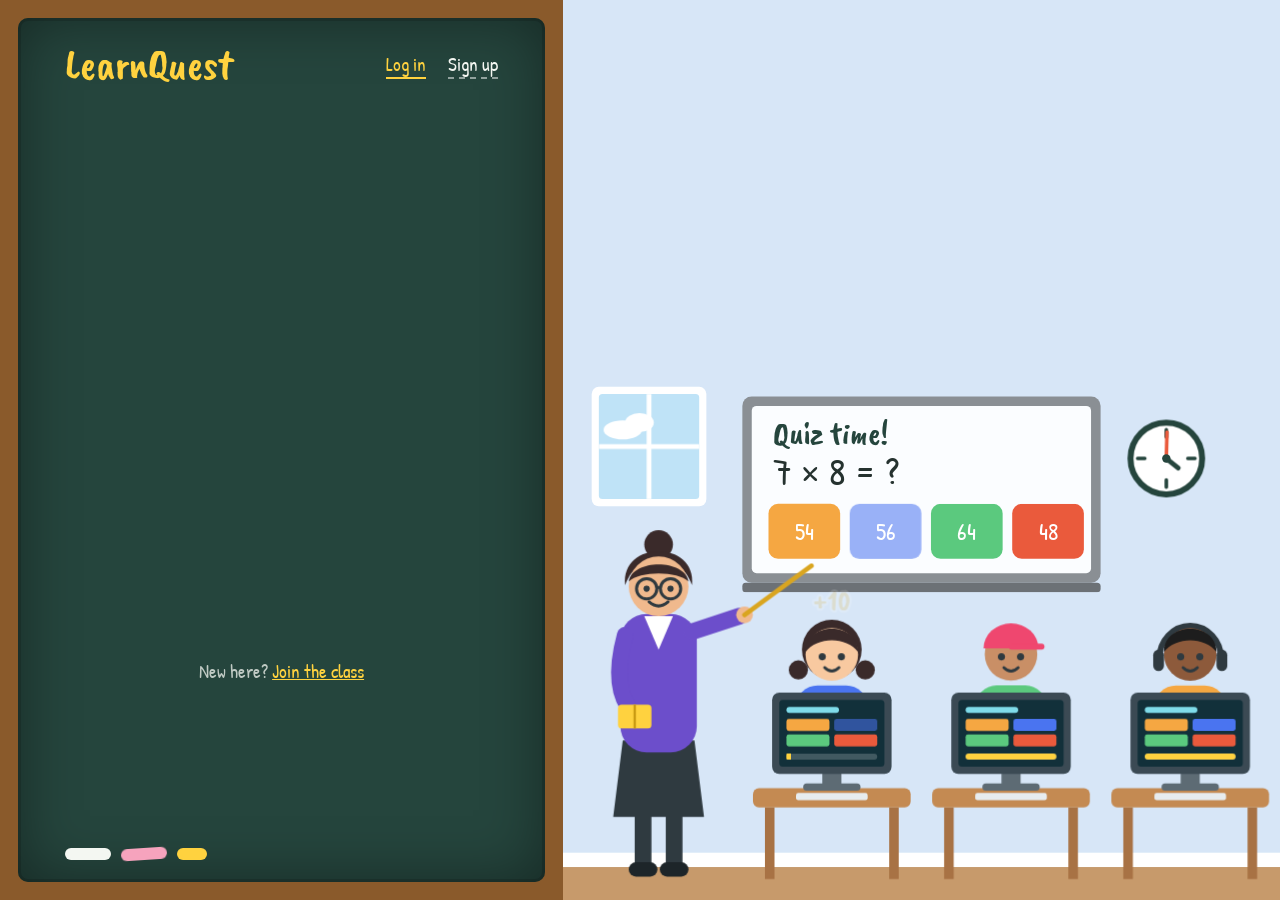
<file: index.html>
<!DOCTYPE html>
<html lang="en">
<head>
  <meta charset="UTF-8">
  <meta http-equiv="refresh" content="0; url=login.html">
  <title>LearnQuest</title>
</head>
<body>
  <p>Loading LearnQuest... <a href="login.html">Click here if you are not redirected.</a></p>
</body>
</html>
</file>
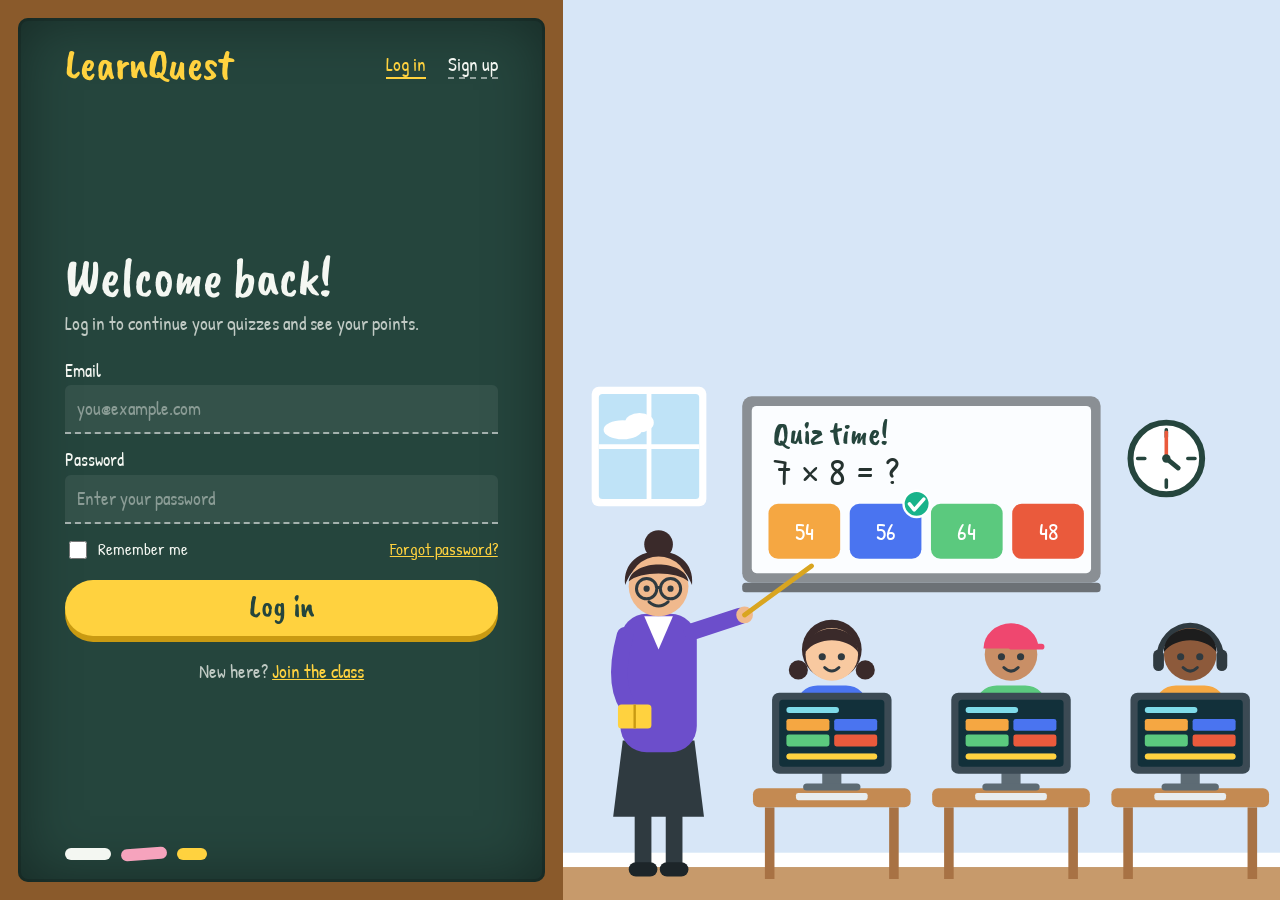
<file: dashboard.html>
<!DOCTYPE html>
<html lang="en">
<head>
  <meta charset="UTF-8">
  <meta name="viewport" content="width=device-width, initial-scale=1">
  <title>Dashboard | LearnQuest</title>
  <link rel="preconnect" href="https://fonts.googleapis.com">
  <link rel="preconnect" href="https://fonts.gstatic.com" crossorigin>
  <link href="https://fonts.googleapis.com/css2?family=Caveat+Brush&family=Patrick+Hand&display=swap" rel="stylesheet">
  <link rel="stylesheet" href="style.css">
</head>
<body>
  <div class="dash-frame">
    <main class="dash-board">

      <div class="doodles" aria-hidden="true">
        <span class="doodle d1">&#9733;</span>
        <span class="doodle d2">&#9834;</span>
        <span class="doodle d3">&#10022;</span>
        <span class="doodle d4">&#10084;</span>
        <span class="doodle d5">&#9728;</span>
        <span class="doodle d6">&#9729;</span>
      </div>

      <header class="dash-top">
        <div class="dash-brand">
          <a class="logo" href="dashboard.html">LearnQuest</a>
          <p class="greeting" id="greeting">Welcome back!</p>
        </div>
        <div class="dash-user">
          <span class="points-badge"><span class="star">&#9733;</span> <span id="pointsValue">0</span> pts</span>

          <div class="profile-menu">
            <button class="avatar" id="avatarBtn" type="button" aria-haspopup="true" aria-expanded="false" title="Your profile">&#129464;</button>
            <div class="profile-dropdown" id="profileDropdown" hidden>
              <button type="button" id="settingsBtn">&#9881;&#65039; Settings</button>
              <button type="button" id="logoutBtn">&#9211; Logout</button>
            </div>
          </div>
        </div>
      </header>

      <div class="dash-heading">
        <h1>Choose a topic</h1>
        <p class="intro">Pick a topic to see quizzes at your level.</p>
      </div>

      <div class="dash-content">
      <div class="topics">

        <button class="topic-card" type="button" data-topic="Flags">
          <svg class="topic-icon" viewBox="0 0 64 64" fill="none" stroke="currentColor" stroke-width="3.2" stroke-linecap="round" stroke-linejoin="round" aria-hidden="true">
            <path d="M16 8 V56"/>
            <path d="M16 10 Q28 4 38 10 Q48 16 16 20 Z"/>
          </svg>
          <span class="topic-name">Flags</span>
        </button>

        <button class="topic-card" type="button" data-topic="States and Capitals">
          <svg class="topic-icon" viewBox="0 0 64 64" fill="none" stroke="currentColor" stroke-width="3.2" stroke-linecap="round" stroke-linejoin="round" aria-hidden="true">
            <path d="M10 16 L24 10 L40 16 L54 10 V46 L40 52 L24 46 L10 52 Z"/>
            <path d="M24 10 V46 M40 16 V52"/>
            <circle cx="32" cy="30" r="3.4" fill="currentColor" stroke="none"/>
          </svg>
          <span class="topic-name">States &amp; Capitals</span>
        </button>

        <button class="topic-card" type="button" data-topic="Animals">
          <svg class="topic-icon" viewBox="0 0 64 64" fill="none" stroke="currentColor" stroke-width="3.2" stroke-linecap="round" stroke-linejoin="round" aria-hidden="true">
            <circle cx="32" cy="38" r="12"/>
            <circle cx="16" cy="20" r="5.5"/>
            <circle cx="30" cy="12" r="5.5"/>
            <circle cx="46" cy="18" r="5.5"/>
          </svg>
          <span class="topic-name">Animals</span>
        </button>

        <button class="topic-card" type="button" data-topic="Mathematics">
          <svg class="topic-icon" viewBox="0 0 64 64" fill="none" stroke="currentColor" stroke-width="3.2" stroke-linecap="round" stroke-linejoin="round" aria-hidden="true">
            <path d="M12 14 L24 26 M24 14 L12 26"/>
            <path d="M40 12 V26 M33 19 H47"/>
            <path d="M12 42 H28 M12 50 H38"/>
          </svg>
          <span class="topic-name">Mathematics</span>
        </button>

        <button class="topic-card" type="button" data-topic="Science">
          <svg class="topic-icon" viewBox="0 0 64 64" fill="none" stroke="currentColor" stroke-width="3.2" stroke-linecap="round" stroke-linejoin="round" aria-hidden="true">
            <path d="M26 9 H38 M29 9 V24 L17 47 Q15 51 20 51 H44 Q49 51 47 47 L35 24 V9"/>
            <circle cx="29" cy="41" r="1.8" fill="currentColor" stroke="none"/>
            <circle cx="36" cy="45" r="1.4" fill="currentColor" stroke="none"/>
            <circle cx="33" cy="38" r="1.2" fill="currentColor" stroke="none"/>
          </svg>
          <span class="topic-name">Science</span>
        </button>

        <button class="topic-card" type="button" data-topic="English">
          <svg class="topic-icon" viewBox="0 0 64 64" fill="none" stroke="currentColor" stroke-width="3.2" stroke-linecap="round" stroke-linejoin="round" aria-hidden="true">
            <path d="M10 16 Q23 9 32 16 Q41 9 54 16 V46 Q41 39 32 46 Q23 39 10 46 Z"/>
            <path d="M32 16 V46"/>
          </svg>
          <span class="topic-name">English</span>
        </button>

        <button class="topic-card" type="button" data-topic="Space and Planets">
          <svg class="topic-icon" viewBox="0 0 64 64" fill="none" stroke="currentColor" stroke-width="3.2" stroke-linecap="round" stroke-linejoin="round" aria-hidden="true">
            <circle cx="28" cy="36" r="13"/>
            <ellipse cx="28" cy="36" rx="22" ry="6" transform="rotate(-18 28 36)"/>
            <path d="M48 12 L50 17 L55 19 L50 21 L48 26 L46 21 L41 19 L46 17 Z" fill="currentColor" stroke="none"/>
          </svg>
          <span class="topic-name">Space &amp; Planets</span>
        </button>

        <button class="topic-card" type="button" data-topic="Fruits and Vegetables">
          <svg class="topic-icon" viewBox="0 0 64 64" fill="none" stroke="currentColor" stroke-width="3.2" stroke-linecap="round" stroke-linejoin="round" aria-hidden="true">
            <path d="M32 24 C20 16 10 26 14 38 C17 48 25 54 32 54 C39 54 47 48 50 38 C54 26 44 16 32 24 Z"/>
            <path d="M32 24 V16"/>
            <path d="M32 16 Q39 10 46 14"/>
          </svg>
          <span class="topic-name">Fruits &amp; Vegetables</span>
        </button>

        <button class="topic-card" type="button" data-topic="Birds">
          <svg class="topic-icon" viewBox="0 0 64 64" fill="none" stroke="currentColor" stroke-width="3.2" stroke-linecap="round" stroke-linejoin="round" aria-hidden="true">
            <path d="M6 36 Q18 18 32 32 Q46 18 58 36"/>
            <path d="M6 44 Q18 29 32 41 Q46 29 58 44"/>
          </svg>
          <span class="topic-name">Birds</span>
        </button>

        <button class="topic-card" type="button" data-topic="Riddles">
          <svg class="topic-icon" viewBox="0 0 64 64" fill="none" stroke="currentColor" stroke-width="3.2" stroke-linecap="round" stroke-linejoin="round" aria-hidden="true">
            <circle cx="32" cy="32" r="20"/>
            <path d="M25 24 Q25 15 33 15 Q41 15 41 24 Q41 31 33 33 V38"/>
            <circle cx="33" cy="45" r="1.8" fill="currentColor" stroke="none"/>
          </svg>
          <span class="topic-name">Riddles</span>
        </button>

      </div>
      </div>

    </main>
  </div>

  <!-- Difficulty modal -->
  <div class="modal-overlay" id="difficultyOverlay" hidden>
    <div class="modal" role="dialog" aria-modal="true" aria-labelledby="difficultyTitle">
      <h2 id="difficultyTitle">Choose a difficulty</h2>
      <p class="modal-sub" id="difficultyTopic">Topic</p>

      <div class="difficulty-grid">

        <button type="button" class="difficulty-btn" data-difficulty="Easy">
          <span class="diff-stars" aria-hidden="true">
            <svg class="diff-star" viewBox="0 0 24 24" fill="none" stroke="currentColor" stroke-width="1.6" stroke-linejoin="round"><path d="M12 2 L14.9 8.6 L22 9.3 L16.5 14 L18.1 21 L12 17.3 L5.9 21 L7.5 14 L2 9.3 L9.1 8.6 Z"/></svg>
          </span>
          <span class="diff-label">Easy</span>
          <span class="diff-sub">Just starting out</span>
        </button>

        <button type="button" class="difficulty-btn" data-difficulty="Intermediate">
          <span class="diff-stars" aria-hidden="true">
            <svg class="diff-star" viewBox="0 0 24 24" fill="none" stroke="currentColor" stroke-width="1.6" stroke-linejoin="round"><path d="M12 2 L14.9 8.6 L22 9.3 L16.5 14 L18.1 21 L12 17.3 L5.9 21 L7.5 14 L2 9.3 L9.1 8.6 Z"/></svg>
            <svg class="diff-star" viewBox="0 0 24 24" fill="none" stroke="currentColor" stroke-width="1.6" stroke-linejoin="round"><path d="M12 2 L14.9 8.6 L22 9.3 L16.5 14 L18.1 21 L12 17.3 L5.9 21 L7.5 14 L2 9.3 L9.1 8.6 Z"/></svg>
          </span>
          <span class="diff-label">Intermediate</span>
          <span class="diff-sub">Getting the hang of it</span>
        </button>

        <button type="button" class="difficulty-btn" data-difficulty="Advanced">
          <span class="diff-stars" aria-hidden="true">
            <svg class="diff-star" viewBox="0 0 24 24" fill="none" stroke="currentColor" stroke-width="1.6" stroke-linejoin="round"><path d="M12 2 L14.9 8.6 L22 9.3 L16.5 14 L18.1 21 L12 17.3 L5.9 21 L7.5 14 L2 9.3 L9.1 8.6 Z"/></svg>
            <svg class="diff-star" viewBox="0 0 24 24" fill="none" stroke="currentColor" stroke-width="1.6" stroke-linejoin="round"><path d="M12 2 L14.9 8.6 L22 9.3 L16.5 14 L18.1 21 L12 17.3 L5.9 21 L7.5 14 L2 9.3 L9.1 8.6 Z"/></svg>
            <svg class="diff-star" viewBox="0 0 24 24" fill="none" stroke="currentColor" stroke-width="1.6" stroke-linejoin="round"><path d="M12 2 L14.9 8.6 L22 9.3 L16.5 14 L18.1 21 L12 17.3 L5.9 21 L7.5 14 L2 9.3 L9.1 8.6 Z"/></svg>
          </span>
          <span class="diff-label">Advanced</span>
          <span class="diff-sub">Top of the class</span>
        </button>

      </div>

      <button type="button" class="btn-secondary" id="difficultyCancel">Cancel</button>
    </div>
  </div>

  <!-- Session expired modal -->
  <div class="modal-overlay" id="sessionExpiredOverlay" hidden>
    <div class="modal" role="dialog" aria-modal="true" aria-labelledby="sessionExpiredTitle">
      <h2 id="sessionExpiredTitle">Session expired</h2>
      <p class="modal-sub">Your session has expired. Please log in again to continue.</p>
      <button type="button" class="btn" id="sessionExpiredBtn">OK</button>
    </div>
  </div>

  <!-- Settings modal -->
  <div class="modal-overlay" id="settingsOverlay" hidden>
    <div class="modal" role="dialog" aria-modal="true" aria-labelledby="settingsTitle">
      <h2 id="settingsTitle">Settings</h2>

      <div class="field">
        <label for="settingName">Name</label>
        <input type="text" id="settingName" placeholder="Your name">
      </div>

      <div class="field">
        <label for="settingPassword">New password</label>
        <input type="password" id="settingPassword" placeholder="Leave blank to keep current" autocomplete="new-password">
      </div>

      <div class="field">
        <label for="settingConfirm">Confirm new password</label>
        <input type="password" id="settingConfirm" placeholder="Leave blank to keep current" autocomplete="new-password">
      </div>

      <div class="field">
        <label>Choose an avatar</label>
        <div class="avatar-grid" id="avatarGrid"></div>
      </div>

      <p class="form-error" id="settingsError" hidden></p>

      <div class="modal-actions">
        <button type="button" class="btn-secondary" id="settingsCancel">Cancel</button>
        <button type="button" class="btn" id="settingsSave">Save changes</button>
      </div>
    </div>
  </div>

  <script src="dashboard.js"></script>
</body>
</html>
</file>
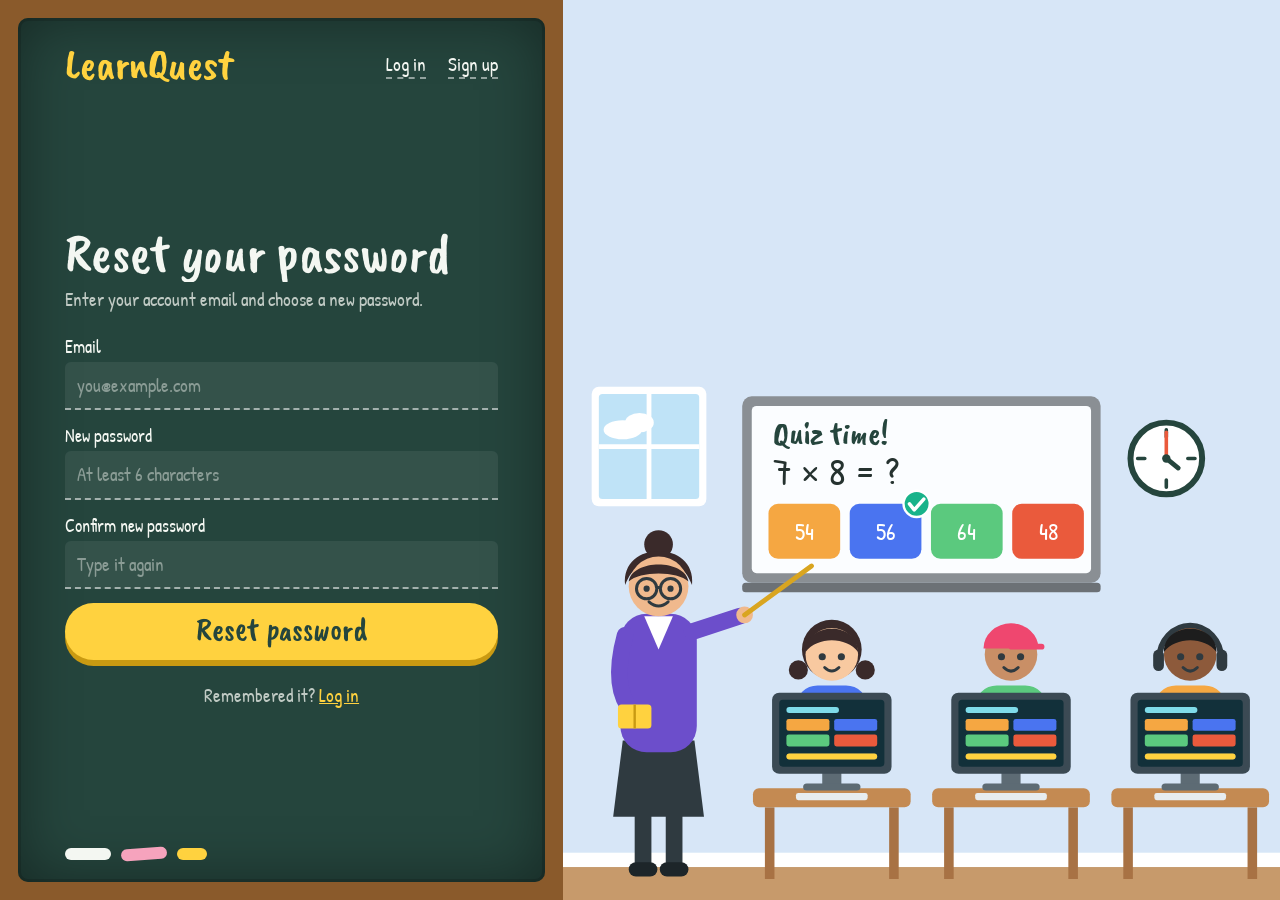
<file: forgot-password.html>
<!DOCTYPE html>
<html lang="en">
<head>
  <meta charset="UTF-8">
  <meta name="viewport" content="width=device-width, initial-scale=1">
  <title>Reset password | LearnQuest</title>
  <link rel="preconnect" href="https://fonts.googleapis.com">
  <link rel="preconnect" href="https://fonts.gstatic.com" crossorigin>
  <link href="https://fonts.googleapis.com/css2?family=Caveat+Brush&family=Patrick+Hand&display=swap" rel="stylesheet">
  <link rel="stylesheet" href="style.css">
</head>
<body>
  <main class="layout">

    <!-- Chalkboard: form side -->
    <section class="panel">
      <div class="chalk">
        <header class="chalk-top">
          <a class="logo" href="login.html">LearnQuest</a>
          <nav class="chalk-nav">
            <a href="login.html">Log in</a>
            <a href="register.html">Sign up</a>
          </nav>
        </header>

        <div class="form-area">
          <h1>Reset your password</h1>
          <p class="intro">Enter your account email and choose a new password.</p>

          <form action="#" method="post">
            <div class="field">
              <label for="email">Email</label>
              <input type="email" id="email" name="email" placeholder="you@example.com" autocomplete="email" required>
            </div>
            <div class="field">
              <label for="password">New password</label>
              <input type="password" id="password" name="password" placeholder="At least 6 characters" autocomplete="new-password" minlength="6" required>
            </div>
            <div class="field">
              <label for="confirm">Confirm new password</label>
              <input type="password" id="confirm" name="confirm" placeholder="Type it again" autocomplete="new-password" minlength="6" required>
            </div>

            <p class="form-error" id="resetError" hidden></p>

            <button type="submit" class="btn">Reset password</button>
          </form>

          <p class="switch">Remembered it? <a href="login.html">Log in</a></p>
        </div>

        <div class="chalk-foot" aria-hidden="true"><i class="stick"></i><i class="stick"></i><i class="stick"></i></div>
      </div>
    </section>

    <!-- Classroom scene -->
    <section class="scene" aria-hidden="true">
    <svg class="room" viewBox="0 0 600 470" preserveAspectRatio="xMidYMax meet" role="img" aria-label="A classroom with a teacher and three students working on computers">
      <defs><clipPath id="win"><rect x="30" y="46" width="84" height="88" rx="3"/></clipPath></defs>
      <rect x="-2000" y="-2000" width="4600" height="2430" fill="#d7e6f7"/>
      <rect x="-2000" y="430" width="4600" height="12" fill="#ffffff"/>
      <rect x="-2000" y="442" width="4600" height="2000" fill="#c79a6b"/>
      <path d="M-2000 480H2600M-2000 512H2600" stroke="#000" stroke-opacity=".08" stroke-width="2"/>

      <!-- window -->
      <rect x="24" y="40" width="96" height="100" rx="6" fill="#fff"/>
      <rect x="30" y="46" width="84" height="88" rx="3" fill="#bfe3f7"/>
      <g clip-path="url(#win)"><g class="cloud"><ellipse cx="50" cy="76" rx="16" ry="8" fill="#fff"/><ellipse cx="64" cy="70" rx="12" ry="8" fill="#fff"/></g></g>
      <path d="M72 46V134M30 90H114" stroke="#fff" stroke-width="4"/>

      <!-- clock -->
      <circle cx="505" cy="100" r="30" fill="#fff" stroke="#25453d" stroke-width="5"/>
      <path d="M505 76v6M505 118v6M481 100h6M523 100h6" stroke="#25453d" stroke-width="3" stroke-linecap="round"/>
      <path d="M505 100L515 108" stroke="#25453d" stroke-width="4" stroke-linecap="round"/>
      <path class="hand" d="M505 100V78" stroke="#ea5a3c" stroke-width="3" stroke-linecap="round"/>
      <circle cx="505" cy="100" r="3.5" fill="#25453d"/>

      <!-- whiteboard -->
      <rect x="150" y="48" width="300" height="156" rx="8" fill="#8a8f94"/>
      <rect x="158" y="56" width="284" height="140" rx="4" fill="#fbfdff"/>
      <rect x="150" y="204" width="300" height="8" rx="3" fill="#6c7176"/>
      <text class="bt" x="176" y="88">Quiz time!</text>
      <text class="qt" x="176" y="122">7 &#215; 8 = ?</text>
      <rect x="172" y="138" width="60" height="46" rx="8" fill="#f5a742"/><text class="ot" x="202" y="168">54</text><rect x="240" y="138" width="60" height="46" rx="8" fill="#4a74f0" class="pick"/><text class="ot" x="270" y="168">56</text><rect x="308" y="138" width="60" height="46" rx="8" fill="#5bc97e"/><text class="ot" x="338" y="168">64</text><rect x="376" y="138" width="60" height="46" rx="8" fill="#ea5a3c"/><text class="ot" x="406" y="168">48</text>
      <g class="tick"><circle cx="296" cy="138" r="11" fill="#19b38a" stroke="#fff" stroke-width="2"/><path d="M290 138l4 5 8-9" stroke="#fff" stroke-width="3" fill="none" stroke-linecap="round" stroke-linejoin="round"/></g>

      <!-- teacher -->
      <rect x="60" y="396" width="14" height="46" fill="#2f3a40"/><rect x="86" y="396" width="14" height="46" fill="#2f3a40"/>
      <rect x="55" y="438" width="24" height="12" rx="6" fill="#1d2529"/><rect x="81" y="438" width="24" height="12" rx="6" fill="#1d2529"/>
      <path d="M50 336L110 336L118 400L42 400Z" fill="#2f3a40"/>
      <rect x="48" y="230" width="64" height="116" rx="22" fill="#6c4ecb"/>
      <path d="M68 232L80 260L92 232Z" fill="#fff"/>
      <path d="M52 248Q40 292 58 312" stroke="#6c4ecb" stroke-width="14" stroke-linecap="round" fill="none"/>
      <rect x="46" y="306" width="28" height="20" rx="3" fill="#ffd23f"/><path d="M60 306v20" stroke="#c99a12" stroke-width="2"/>
      <circle cx="80" cy="172" r="12" fill="#3a2a2a"/>
      <path d="M52 206C48 168 112 168 108 206 102 190 92 186 80 186 68 186 58 190 52 206Z" fill="#3a2a2a"/>
      <circle cx="80" cy="207" r="25" fill="#f0b98d"/>
      <path d="M55 203C58 184 102 184 105 203 96 194 64 194 55 203Z" fill="#3a2a2a"/>
      <circle cx="70" cy="209" r="8.5" fill="none" stroke="#2f3a40" stroke-width="2.5"/><circle cx="90" cy="209" r="8.5" fill="none" stroke="#2f3a40" stroke-width="2.5"/><path d="M78.5 208h3" stroke="#2f3a40" stroke-width="2.5"/>
      <g class="eyes"><circle cx="70" cy="209" r="2.6" fill="#2f3a40"/><circle cx="90" cy="209" r="2.6" fill="#2f3a40"/></g>
      <path d="M72 220Q80 227 88 220" stroke="#2f3a40" stroke-width="2.5" fill="none" stroke-linecap="round"/>
      <g class="tap">
        <path d="M108 245L148 232" stroke="#6c4ecb" stroke-width="14" stroke-linecap="round"/>
        <circle cx="152" cy="231" r="7" fill="#f0b98d"/>
        <path d="M152 231L208 190" stroke="#d9a520" stroke-width="4" stroke-linecap="round"/>
      </g>

      <!-- students + computers -->
      <g class="kid" style="animation-delay:0s"><rect x="195" y="290" width="60" height="46" rx="18" fill="#4a74f0"/><circle cx="197" cy="277" r="8" fill="#3a2a2a"/><circle cx="253" cy="277" r="8" fill="#3a2a2a"/><circle cx="225" cy="260" r="25" fill="#3a2a2a"/><circle cx="225" cy="264" r="22" fill="#f8c9a0"/><path d="M203 262 C203 236 247 236 247 262 C237 249 213 249 203 262Z" fill="#3a2a2a"/><g class="eyes"><circle cx="217" cy="266" r="3" fill="#2f3a40"/><circle cx="233" cy="266" r="3" fill="#2f3a40"/></g><path d="M219 275 Q225 281 231 275" stroke="#2f3a40" stroke-width="2.4" fill="none" stroke-linecap="round"/></g>
      <rect x="169" y="392" width="8" height="60" fill="#a87244"/><rect x="273" y="392" width="8" height="60" fill="#a87244"/>
      <rect x="159" y="376" width="132" height="16" rx="5" fill="#c48a52"/>
      <rect x="195" y="380" width="60" height="6" rx="2" fill="#e7ecef"/>
      <rect x="217" y="362" width="16" height="14" fill="#5d6b74"/><rect x="201" y="372" width="48" height="6" rx="3" fill="#5d6b74"/>
      <rect x="175" y="296" width="100" height="68" rx="6" fill="#3b4a54"/>
      <rect x="181" y="302" width="88" height="56" rx="3" fill="#12303a"/>
      <rect x="187" y="308" width="44" height="5" rx="2.5" fill="#7fdcea"/>
      <rect x="187" y="318" width="36" height="10" rx="2" fill="#f5a742"/><rect x="227" y="318" width="36" height="10" rx="2" fill="#4a74f0" class="pick" style="animation-delay:0s"/>
      <rect x="187" y="331" width="36" height="10" rx="2" fill="#5bc97e"/><rect x="227" y="331" width="36" height="10" rx="2" fill="#ea5a3c"/>
      <rect x="187" y="347" width="76" height="5" rx="2.5" fill="#ffffff" opacity=".2"/>
      <rect x="187" y="347" width="76" height="5" rx="2.5" fill="#ffd23f" class="prog" style="animation-delay:0s"/>
      <text class="plus" x="225" y="228" style="animation-delay:0s">+10</text>
      <g class="kid" style="animation-delay:0.5s"><rect x="345" y="290" width="60" height="46" rx="18" fill="#5bc97e"/><circle cx="375" cy="264" r="22" fill="#c98f66"/><path d="M352 259 a23 21 0 0 1 46 0z" fill="#ef476f"/><rect x="373" y="255" width="30" height="5" rx="2.5" fill="#ef476f"/><g class="eyes"><circle cx="367" cy="266" r="3" fill="#2f3a40"/><circle cx="383" cy="266" r="3" fill="#2f3a40"/></g><path d="M369 275 Q375 281 381 275" stroke="#2f3a40" stroke-width="2.4" fill="none" stroke-linecap="round"/></g>
      <rect x="319" y="392" width="8" height="60" fill="#a87244"/><rect x="423" y="392" width="8" height="60" fill="#a87244"/>
      <rect x="309" y="376" width="132" height="16" rx="5" fill="#c48a52"/>
      <rect x="345" y="380" width="60" height="6" rx="2" fill="#e7ecef"/>
      <rect x="367" y="362" width="16" height="14" fill="#5d6b74"/><rect x="351" y="372" width="48" height="6" rx="3" fill="#5d6b74"/>
      <rect x="325" y="296" width="100" height="68" rx="6" fill="#3b4a54"/>
      <rect x="331" y="302" width="88" height="56" rx="3" fill="#12303a"/>
      <rect x="337" y="308" width="44" height="5" rx="2.5" fill="#7fdcea"/>
      <rect x="337" y="318" width="36" height="10" rx="2" fill="#f5a742"/><rect x="377" y="318" width="36" height="10" rx="2" fill="#4a74f0" class="pick" style="animation-delay:1.7s"/>
      <rect x="337" y="331" width="36" height="10" rx="2" fill="#5bc97e"/><rect x="377" y="331" width="36" height="10" rx="2" fill="#ea5a3c"/>
      <rect x="337" y="347" width="76" height="5" rx="2.5" fill="#ffffff" opacity=".2"/>
      <rect x="337" y="347" width="76" height="5" rx="2.5" fill="#ffd23f" class="prog" style="animation-delay:1.7s"/>
      <text class="plus" x="375" y="228" style="animation-delay:1.7s">+10</text>
      <g class="kid" style="animation-delay:1.0s"><rect x="495" y="290" width="60" height="46" rx="18" fill="#f5a742"/><path d="M499 268 A26 28 0 0 1 551 268" stroke="#2f3a40" stroke-width="5" fill="none"/><circle cx="525" cy="264" r="22" fill="#8d5a3b"/><path d="M503 262 C503 236 547 236 547 262 C537 249 513 249 503 262Z" fill="#1d1d1d"/><rect x="494" y="260" width="9" height="18" rx="4.5" fill="#2f3a40"/><rect x="547" y="260" width="9" height="18" rx="4.5" fill="#2f3a40"/><g class="eyes"><circle cx="517" cy="266" r="3" fill="#2f3a40"/><circle cx="533" cy="266" r="3" fill="#2f3a40"/></g><path d="M519 275 Q525 281 531 275" stroke="#2f3a40" stroke-width="2.4" fill="none" stroke-linecap="round"/></g>
      <rect x="469" y="392" width="8" height="60" fill="#a87244"/><rect x="573" y="392" width="8" height="60" fill="#a87244"/>
      <rect x="459" y="376" width="132" height="16" rx="5" fill="#c48a52"/>
      <rect x="495" y="380" width="60" height="6" rx="2" fill="#e7ecef"/>
      <rect x="517" y="362" width="16" height="14" fill="#5d6b74"/><rect x="501" y="372" width="48" height="6" rx="3" fill="#5d6b74"/>
      <rect x="475" y="296" width="100" height="68" rx="6" fill="#3b4a54"/>
      <rect x="481" y="302" width="88" height="56" rx="3" fill="#12303a"/>
      <rect x="487" y="308" width="44" height="5" rx="2.5" fill="#7fdcea"/>
      <rect x="487" y="318" width="36" height="10" rx="2" fill="#f5a742"/><rect x="527" y="318" width="36" height="10" rx="2" fill="#4a74f0" class="pick" style="animation-delay:3.4s"/>
      <rect x="487" y="331" width="36" height="10" rx="2" fill="#5bc97e"/><rect x="527" y="331" width="36" height="10" rx="2" fill="#ea5a3c"/>
      <rect x="487" y="347" width="76" height="5" rx="2.5" fill="#ffffff" opacity=".2"/>
      <rect x="487" y="347" width="76" height="5" rx="2.5" fill="#ffd23f" class="prog" style="animation-delay:3.4s"/>
      <text class="plus" x="525" y="228" style="animation-delay:3.4s">+10</text>
    </svg>
    </section>

  </main>

  <script src="forgot-password.js"></script>
</body>
</html>
</file>
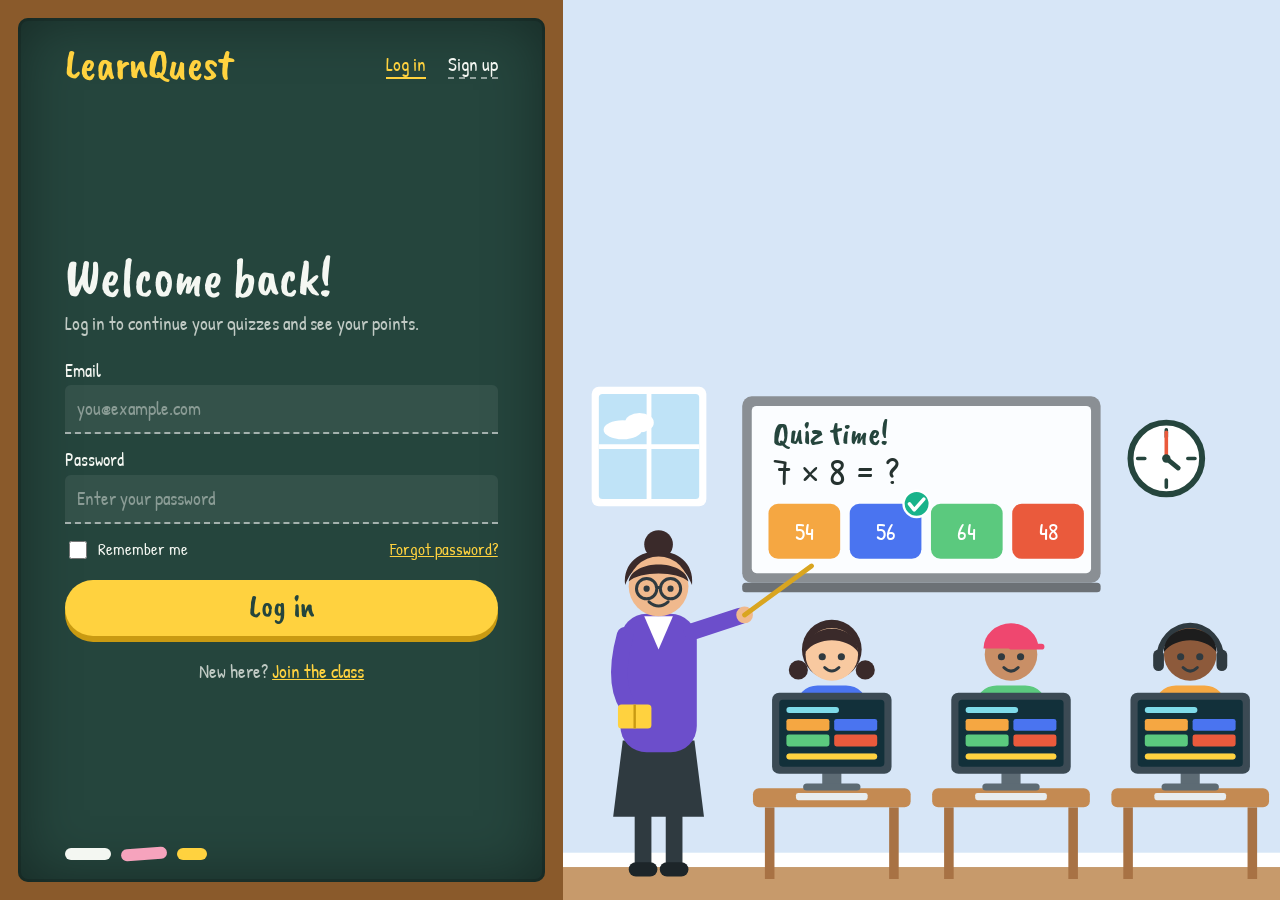
<file: login.html>
<!DOCTYPE html>
<html lang="en">
<head>
  <meta charset="UTF-8">
  <meta name="viewport" content="width=device-width, initial-scale=1">
  <title>Log in | LearnQuest</title>
  <link rel="preconnect" href="https://fonts.googleapis.com">
  <link rel="preconnect" href="https://fonts.gstatic.com" crossorigin>
  <link href="https://fonts.googleapis.com/css2?family=Caveat+Brush&family=Patrick+Hand&display=swap" rel="stylesheet">
  <link rel="stylesheet" href="style.css">
</head>
<body>
  <main class="layout">

    <!-- Chalkboard: form side -->
    <section class="panel">
      <div class="chalk">
        <header class="chalk-top">
          <a class="logo" href="login.html">LearnQuest</a>
          <nav class="chalk-nav">
            <a href="login.html" aria-current="page">Log in</a>
            <a href="register.html">Sign up</a>
          </nav>
        </header>

        <div class="form-area">
          <h1>Welcome back!</h1>
          <p class="intro">Log in to continue your quizzes and see your points.</p>

          <!-- Connect to your Spring Boot API later, e.g. POST /auth/login -->
          <form action="#" method="post">
            <div class="field">
              <label for="email">Email</label>
              <input type="email" id="email" name="email" placeholder="you@example.com" autocomplete="email" required>
            </div>
            <div class="field">
              <label for="password">Password</label>
              <input type="password" id="password" name="password" placeholder="Enter your password" autocomplete="current-password" minlength="6" required>
            </div>

            <div class="row">
              <label><input type="checkbox" name="remember"> Remember me</label>
              <a href="forgot-password.html">Forgot password?</a>
            </div>

            <p class="form-error" id="loginError" hidden></p>

            <button type="submit" class="btn">Log in</button>
          </form>

          <p class="switch">New here? <a href="register.html">Join the class</a></p>
        </div>

        <div class="chalk-foot" aria-hidden="true"><i class="stick"></i><i class="stick"></i><i class="stick"></i></div>
      </div>
    </section>

    <!-- Classroom scene -->
    <section class="scene" aria-hidden="true">
    <svg class="room" viewBox="0 0 600 470" preserveAspectRatio="xMidYMax meet" role="img" aria-label="A classroom with a teacher and three students working on computers">
      <defs><clipPath id="win"><rect x="30" y="46" width="84" height="88" rx="3"/></clipPath></defs>
      <rect x="-2000" y="-2000" width="4600" height="2430" fill="#d7e6f7"/>
      <rect x="-2000" y="430" width="4600" height="12" fill="#ffffff"/>
      <rect x="-2000" y="442" width="4600" height="2000" fill="#c79a6b"/>
      <path d="M-2000 480H2600M-2000 512H2600" stroke="#000" stroke-opacity=".08" stroke-width="2"/>

      <!-- window -->
      <rect x="24" y="40" width="96" height="100" rx="6" fill="#fff"/>
      <rect x="30" y="46" width="84" height="88" rx="3" fill="#bfe3f7"/>
      <g clip-path="url(#win)"><g class="cloud"><ellipse cx="50" cy="76" rx="16" ry="8" fill="#fff"/><ellipse cx="64" cy="70" rx="12" ry="8" fill="#fff"/></g></g>
      <path d="M72 46V134M30 90H114" stroke="#fff" stroke-width="4"/>

      <!-- clock -->
      <circle cx="505" cy="100" r="30" fill="#fff" stroke="#25453d" stroke-width="5"/>
      <path d="M505 76v6M505 118v6M481 100h6M523 100h6" stroke="#25453d" stroke-width="3" stroke-linecap="round"/>
      <path d="M505 100L515 108" stroke="#25453d" stroke-width="4" stroke-linecap="round"/>
      <path class="hand" d="M505 100V78" stroke="#ea5a3c" stroke-width="3" stroke-linecap="round"/>
      <circle cx="505" cy="100" r="3.5" fill="#25453d"/>

      <!-- whiteboard -->
      <rect x="150" y="48" width="300" height="156" rx="8" fill="#8a8f94"/>
      <rect x="158" y="56" width="284" height="140" rx="4" fill="#fbfdff"/>
      <rect x="150" y="204" width="300" height="8" rx="3" fill="#6c7176"/>
      <text class="bt" x="176" y="88">Quiz time!</text>
      <text class="qt" x="176" y="122">7 &#215; 8 = ?</text>
      <rect x="172" y="138" width="60" height="46" rx="8" fill="#f5a742"/><text class="ot" x="202" y="168">54</text><rect x="240" y="138" width="60" height="46" rx="8" fill="#4a74f0" class="pick"/><text class="ot" x="270" y="168">56</text><rect x="308" y="138" width="60" height="46" rx="8" fill="#5bc97e"/><text class="ot" x="338" y="168">64</text><rect x="376" y="138" width="60" height="46" rx="8" fill="#ea5a3c"/><text class="ot" x="406" y="168">48</text>
      <g class="tick"><circle cx="296" cy="138" r="11" fill="#19b38a" stroke="#fff" stroke-width="2"/><path d="M290 138l4 5 8-9" stroke="#fff" stroke-width="3" fill="none" stroke-linecap="round" stroke-linejoin="round"/></g>

      <!-- teacher -->
      <rect x="60" y="396" width="14" height="46" fill="#2f3a40"/><rect x="86" y="396" width="14" height="46" fill="#2f3a40"/>
      <rect x="55" y="438" width="24" height="12" rx="6" fill="#1d2529"/><rect x="81" y="438" width="24" height="12" rx="6" fill="#1d2529"/>
      <path d="M50 336L110 336L118 400L42 400Z" fill="#2f3a40"/>
      <rect x="48" y="230" width="64" height="116" rx="22" fill="#6c4ecb"/>
      <path d="M68 232L80 260L92 232Z" fill="#fff"/>
      <path d="M52 248Q40 292 58 312" stroke="#6c4ecb" stroke-width="14" stroke-linecap="round" fill="none"/>
      <rect x="46" y="306" width="28" height="20" rx="3" fill="#ffd23f"/><path d="M60 306v20" stroke="#c99a12" stroke-width="2"/>
      <circle cx="80" cy="172" r="12" fill="#3a2a2a"/>
      <path d="M52 206C48 168 112 168 108 206 102 190 92 186 80 186 68 186 58 190 52 206Z" fill="#3a2a2a"/>
      <circle cx="80" cy="207" r="25" fill="#f0b98d"/>
      <path d="M55 203C58 184 102 184 105 203 96 194 64 194 55 203Z" fill="#3a2a2a"/>
      <circle cx="70" cy="209" r="8.5" fill="none" stroke="#2f3a40" stroke-width="2.5"/><circle cx="90" cy="209" r="8.5" fill="none" stroke="#2f3a40" stroke-width="2.5"/><path d="M78.5 208h3" stroke="#2f3a40" stroke-width="2.5"/>
      <g class="eyes"><circle cx="70" cy="209" r="2.6" fill="#2f3a40"/><circle cx="90" cy="209" r="2.6" fill="#2f3a40"/></g>
      <path d="M72 220Q80 227 88 220" stroke="#2f3a40" stroke-width="2.5" fill="none" stroke-linecap="round"/>
      <g class="tap">
        <path d="M108 245L148 232" stroke="#6c4ecb" stroke-width="14" stroke-linecap="round"/>
        <circle cx="152" cy="231" r="7" fill="#f0b98d"/>
        <path d="M152 231L208 190" stroke="#d9a520" stroke-width="4" stroke-linecap="round"/>
      </g>

      <!-- students + computers -->
      <g class="kid" style="animation-delay:0s"><rect x="195" y="290" width="60" height="46" rx="18" fill="#4a74f0"/><circle cx="197" cy="277" r="8" fill="#3a2a2a"/><circle cx="253" cy="277" r="8" fill="#3a2a2a"/><circle cx="225" cy="260" r="25" fill="#3a2a2a"/><circle cx="225" cy="264" r="22" fill="#f8c9a0"/><path d="M203 262 C203 236 247 236 247 262 C237 249 213 249 203 262Z" fill="#3a2a2a"/><g class="eyes"><circle cx="217" cy="266" r="3" fill="#2f3a40"/><circle cx="233" cy="266" r="3" fill="#2f3a40"/></g><path d="M219 275 Q225 281 231 275" stroke="#2f3a40" stroke-width="2.4" fill="none" stroke-linecap="round"/></g>
      <rect x="169" y="392" width="8" height="60" fill="#a87244"/><rect x="273" y="392" width="8" height="60" fill="#a87244"/>
      <rect x="159" y="376" width="132" height="16" rx="5" fill="#c48a52"/>
      <rect x="195" y="380" width="60" height="6" rx="2" fill="#e7ecef"/>
      <rect x="217" y="362" width="16" height="14" fill="#5d6b74"/><rect x="201" y="372" width="48" height="6" rx="3" fill="#5d6b74"/>
      <rect x="175" y="296" width="100" height="68" rx="6" fill="#3b4a54"/>
      <rect x="181" y="302" width="88" height="56" rx="3" fill="#12303a"/>
      <rect x="187" y="308" width="44" height="5" rx="2.5" fill="#7fdcea"/>
      <rect x="187" y="318" width="36" height="10" rx="2" fill="#f5a742"/><rect x="227" y="318" width="36" height="10" rx="2" fill="#4a74f0" class="pick" style="animation-delay:0s"/>
      <rect x="187" y="331" width="36" height="10" rx="2" fill="#5bc97e"/><rect x="227" y="331" width="36" height="10" rx="2" fill="#ea5a3c"/>
      <rect x="187" y="347" width="76" height="5" rx="2.5" fill="#ffffff" opacity=".2"/>
      <rect x="187" y="347" width="76" height="5" rx="2.5" fill="#ffd23f" class="prog" style="animation-delay:0s"/>
      <text class="plus" x="225" y="228" style="animation-delay:0s">+10</text>
      <g class="kid" style="animation-delay:0.5s"><rect x="345" y="290" width="60" height="46" rx="18" fill="#5bc97e"/><circle cx="375" cy="264" r="22" fill="#c98f66"/><path d="M352 259 a23 21 0 0 1 46 0z" fill="#ef476f"/><rect x="373" y="255" width="30" height="5" rx="2.5" fill="#ef476f"/><g class="eyes"><circle cx="367" cy="266" r="3" fill="#2f3a40"/><circle cx="383" cy="266" r="3" fill="#2f3a40"/></g><path d="M369 275 Q375 281 381 275" stroke="#2f3a40" stroke-width="2.4" fill="none" stroke-linecap="round"/></g>
      <rect x="319" y="392" width="8" height="60" fill="#a87244"/><rect x="423" y="392" width="8" height="60" fill="#a87244"/>
      <rect x="309" y="376" width="132" height="16" rx="5" fill="#c48a52"/>
      <rect x="345" y="380" width="60" height="6" rx="2" fill="#e7ecef"/>
      <rect x="367" y="362" width="16" height="14" fill="#5d6b74"/><rect x="351" y="372" width="48" height="6" rx="3" fill="#5d6b74"/>
      <rect x="325" y="296" width="100" height="68" rx="6" fill="#3b4a54"/>
      <rect x="331" y="302" width="88" height="56" rx="3" fill="#12303a"/>
      <rect x="337" y="308" width="44" height="5" rx="2.5" fill="#7fdcea"/>
      <rect x="337" y="318" width="36" height="10" rx="2" fill="#f5a742"/><rect x="377" y="318" width="36" height="10" rx="2" fill="#4a74f0" class="pick" style="animation-delay:1.7s"/>
      <rect x="337" y="331" width="36" height="10" rx="2" fill="#5bc97e"/><rect x="377" y="331" width="36" height="10" rx="2" fill="#ea5a3c"/>
      <rect x="337" y="347" width="76" height="5" rx="2.5" fill="#ffffff" opacity=".2"/>
      <rect x="337" y="347" width="76" height="5" rx="2.5" fill="#ffd23f" class="prog" style="animation-delay:1.7s"/>
      <text class="plus" x="375" y="228" style="animation-delay:1.7s">+10</text>
      <g class="kid" style="animation-delay:1.0s"><rect x="495" y="290" width="60" height="46" rx="18" fill="#f5a742"/><path d="M499 268 A26 28 0 0 1 551 268" stroke="#2f3a40" stroke-width="5" fill="none"/><circle cx="525" cy="264" r="22" fill="#8d5a3b"/><path d="M503 262 C503 236 547 236 547 262 C537 249 513 249 503 262Z" fill="#1d1d1d"/><rect x="494" y="260" width="9" height="18" rx="4.5" fill="#2f3a40"/><rect x="547" y="260" width="9" height="18" rx="4.5" fill="#2f3a40"/><g class="eyes"><circle cx="517" cy="266" r="3" fill="#2f3a40"/><circle cx="533" cy="266" r="3" fill="#2f3a40"/></g><path d="M519 275 Q525 281 531 275" stroke="#2f3a40" stroke-width="2.4" fill="none" stroke-linecap="round"/></g>
      <rect x="469" y="392" width="8" height="60" fill="#a87244"/><rect x="573" y="392" width="8" height="60" fill="#a87244"/>
      <rect x="459" y="376" width="132" height="16" rx="5" fill="#c48a52"/>
      <rect x="495" y="380" width="60" height="6" rx="2" fill="#e7ecef"/>
      <rect x="517" y="362" width="16" height="14" fill="#5d6b74"/><rect x="501" y="372" width="48" height="6" rx="3" fill="#5d6b74"/>
      <rect x="475" y="296" width="100" height="68" rx="6" fill="#3b4a54"/>
      <rect x="481" y="302" width="88" height="56" rx="3" fill="#12303a"/>
      <rect x="487" y="308" width="44" height="5" rx="2.5" fill="#7fdcea"/>
      <rect x="487" y="318" width="36" height="10" rx="2" fill="#f5a742"/><rect x="527" y="318" width="36" height="10" rx="2" fill="#4a74f0" class="pick" style="animation-delay:3.4s"/>
      <rect x="487" y="331" width="36" height="10" rx="2" fill="#5bc97e"/><rect x="527" y="331" width="36" height="10" rx="2" fill="#ea5a3c"/>
      <rect x="487" y="347" width="76" height="5" rx="2.5" fill="#ffffff" opacity=".2"/>
      <rect x="487" y="347" width="76" height="5" rx="2.5" fill="#ffd23f" class="prog" style="animation-delay:3.4s"/>
      <text class="plus" x="525" y="228" style="animation-delay:3.4s">+10</text>
    </svg>
    </section>

  </main>

  <script src="login.js"></script>
</body>
</html>
</file>
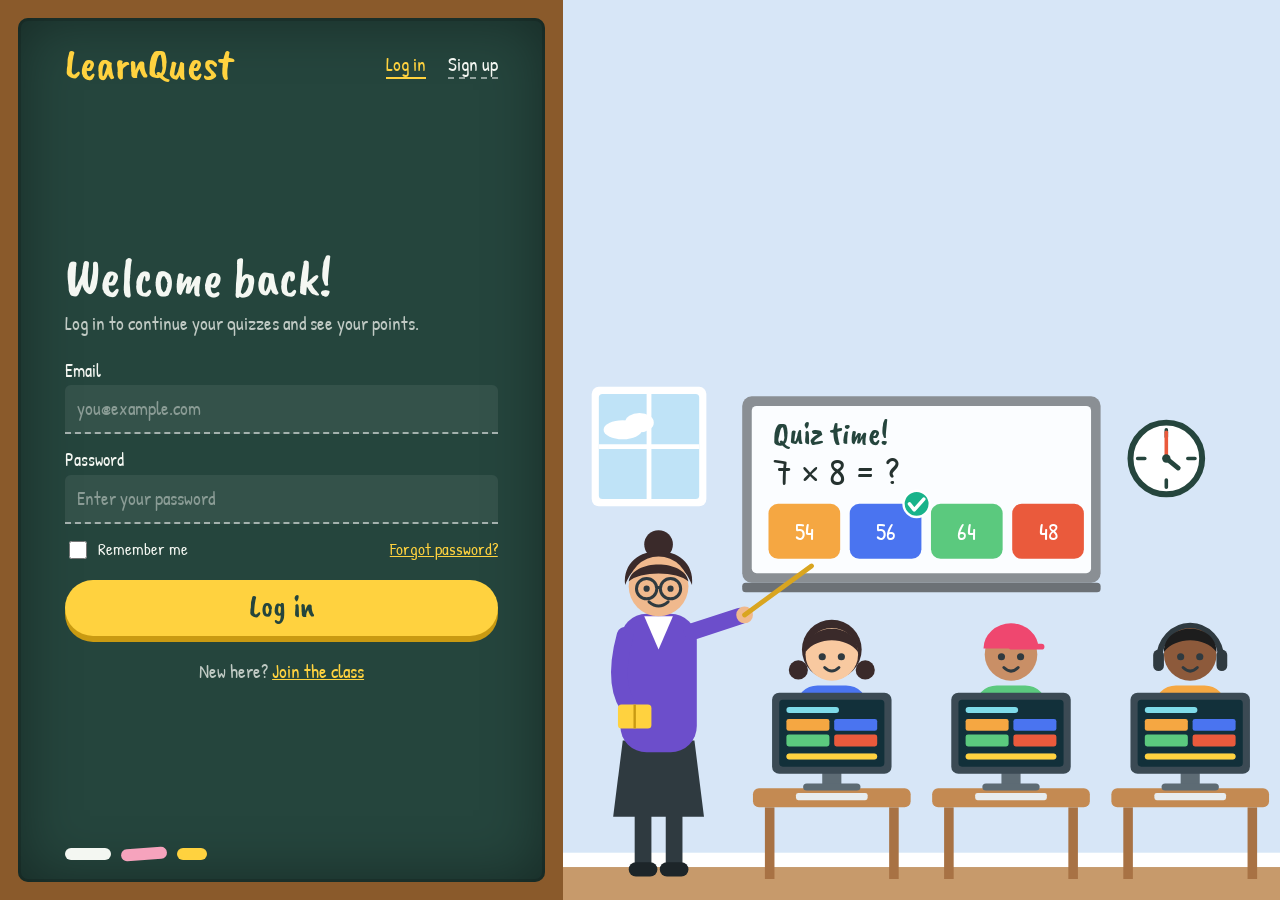
<file: quiz.html>
<!DOCTYPE html>
<html lang="en">
<head>
  <meta charset="UTF-8">
  <meta name="viewport" content="width=device-width, initial-scale=1">
  <title>Quiz | LearnQuest</title>
  <link rel="preconnect" href="https://fonts.googleapis.com">
  <link rel="preconnect" href="https://fonts.gstatic.com" crossorigin>
  <link href="https://fonts.googleapis.com/css2?family=Caveat+Brush&family=Patrick+Hand&display=swap" rel="stylesheet">
  <link rel="stylesheet" href="style.css">
  <style>
    /* ---------- Quiz-page specific styles (reuses tokens from style.css) ---------- */
    .quiz-top { display: flex; justify-content: space-between; align-items: center; margin-bottom: 18px; position: relative; z-index: 5; }
    .quiz-exit {
      font: inherit;
      color: var(--chalk);
      background: none;
      border: 2px solid rgba(255, 255, 255, 0.35);
      border-radius: 999px;
      padding: 6px 16px;
      cursor: pointer;
    }
    .quiz-exit:hover { border-color: var(--yellow); color: var(--yellow); }

    .quiz-meta { display: flex; flex-direction: column; gap: 6px; align-items: flex-end; }
    .quiz-topic-label { font-family: var(--font-title); font-size: 1.5rem; color: rgba(255, 210, 63, 0.9); }
    .quiz-progress-text { font-size: 0.95rem; color: rgba(244, 247, 242, 0.7); }

    .progress-track {
      width: 100%;
      height: 10px;
      background: rgba(255, 255, 255, 0.08);
      border-radius: 999px;
      overflow: hidden;
      margin-bottom: 30px;
      position: relative;
      z-index: 5;
    }
    .progress-fill {
      height: 100%;
      background: var(--yellow);
      border-radius: 999px;
      transition: width 0.35s ease;
    }

    .quiz-stage { position: relative; z-index: 1; flex: 1; display: flex; flex-direction: column; align-items: center; justify-content: center; text-align: center; }

    .quiz-card { width: 100%; max-width: 680px; margin: 0 auto; animation: fade 0.4s both; }
    .quiz-q-label { font-size: 1rem; color: rgba(255, 210, 63, 0.85); margin-bottom: 8px; }
    .quiz-question {
      font-family: var(--font-title);
      font-weight: 400;
      font-size: 2.2rem;
      line-height: 1.2;
      margin: 0 0 34px;
    }

    .quiz-options { display: grid; grid-template-columns: 1fr 1fr; gap: 16px; }
    .quiz-option {
      font: inherit;
      font-size: 1.15rem;
      color: var(--chalk);
      background: rgba(255, 255, 255, 0.04);
      border: 2px dashed rgba(255, 255, 255, 0.4);
      border-radius: 14px;
      padding: 18px 16px;
      cursor: pointer;
      text-align: left;
      transition: transform 0.15s, border-color 0.15s, background 0.15s;
    }
    .quiz-option:hover { transform: translateY(-3px) rotate(-0.5deg); border-color: var(--yellow); }
    .quiz-option:disabled { cursor: default; }
    .quiz-option .opt-letter {
      display: inline-grid;
      place-items: center;
      width: 26px; height: 26px;
      border-radius: 50%;
      border: 2px solid rgba(255, 255, 255, 0.4);
      font-size: 0.95rem;
      margin-right: 10px;
    }
    .quiz-option.correct {
      border-style: solid;
      border-color: #5bc97e;
      background: rgba(91, 201, 126, 0.16);
      animation: correctPop 0.5s ease;
    }
    .quiz-option.correct .opt-letter { border-color: #5bc97e; background: #5bc97e; color: var(--board); }
    .quiz-option.wrong {
      border-style: solid;
      border-color: #ea5a3c;
      background: rgba(234, 90, 60, 0.16);
      animation: wrongShake 0.5s ease;
    }
    .quiz-option.wrong .opt-letter { border-color: #ea5a3c; background: #ea5a3c; color: var(--chalk); }

    @keyframes correctPop {
      0%   { transform: scale(1); }
      35%  { transform: scale(1.06); box-shadow: 0 0 0 8px rgba(91, 201, 126, 0.22); }
      100% { transform: scale(1); box-shadow: 0 0 0 0 rgba(91, 201, 126, 0); }
    }
    @keyframes wrongShake {
      0%, 100% { transform: translateX(0); }
      15% { transform: translateX(-9px); }
      30% { transform: translateX(8px); }
      45% { transform: translateX(-7px); }
      60% { transform: translateX(6px); }
      75% { transform: translateX(-4px); }
      90% { transform: translateX(3px); }
    }

    .quiz-feedback { min-height: 1.6rem; margin: 18px 0 4px; font-family: var(--font-title); font-size: 1.4rem; }
    .quiz-feedback.correct-text { color: #5bc97e; }
    .quiz-feedback.wrong-text { color: #ea5a3c; }

    .quiz-next { margin-top: 18px; }

    /* ---------- Results screen ---------- */
    .result-card { width: 100%; max-width: 560px; margin: 0 auto; animation: fade 0.5s both; }
    .result-star { font-size: 3.4rem; animation: pulse 2s ease-in-out infinite; }
    .result-title { font-family: var(--font-title); font-weight: 400; font-size: 2.6rem; margin: 6px 0 4px; }
    .result-sub { color: rgba(244, 247, 242, 0.75); margin: 0 0 26px; }

    .result-stats { display: flex; justify-content: center; gap: 36px; margin-bottom: 30px; }
    .result-stat { display: flex; flex-direction: column; align-items: center; gap: 4px; }
    .result-stat .num { font-family: var(--font-title); font-size: 2.1rem; color: var(--yellow); }
    .result-stat .label { font-size: 0.9rem; color: rgba(244, 247, 242, 0.65); }

    .result-actions { display: flex; gap: 14px; justify-content: center; flex-wrap: wrap; }
    .result-actions .btn, .result-actions .btn-secondary { width: auto; min-width: 180px; }

    .quiz-loading, .quiz-error { text-align: center; }
    .quiz-error p { color: #ff9d9d; margin-bottom: 18px; }

    @media (max-width: 640px) {
      .quiz-options { grid-template-columns: 1fr; }
      .quiz-question { font-size: 1.7rem; }
      .quiz-top { flex-direction: column; align-items: flex-start; gap: 10px; }
      .quiz-meta { align-items: flex-start; }
    }
  </style>
</head>
<body>
  <div class="dash-frame">
    <main class="dash-board">

      <div class="doodles" aria-hidden="true">
        <span class="doodle d1">&#9733;</span>
        <span class="doodle d2">&#9834;</span>
        <span class="doodle d3">&#10022;</span>
        <span class="doodle d4">&#10084;</span>
        <span class="doodle d5">&#9728;</span>
        <span class="doodle d6">&#9729;</span>
      </div>

      <div class="quiz-top">
        <button class="quiz-exit" type="button" id="exitBtn">&#8592; Back to topics</button>
        <div class="quiz-meta">
          <span class="quiz-topic-label" id="quizTopicLabel">Topic</span>
          <span class="quiz-progress-text" id="quizProgressText">Question 1 of 10</span>
        </div>
      </div>

      <div class="progress-track">
        <div class="progress-fill" id="progressFill" style="width: 0%;"></div>
      </div>

      <div class="quiz-stage" id="quizStage">

        <!-- Loading state -->
        <div class="quiz-loading" id="loadingState">
          <p class="quiz-question">Shuffling your questions&hellip;</p>
        </div>

        <!-- Error state -->
        <div class="quiz-error" id="errorState" hidden>
          <p>Couldn't load questions. Make sure your backend server is running on port 8080.</p>
          <button class="btn" id="retryBtn" type="button" style="width:auto; padding-left:28px; padding-right:28px;">Try again</button>
        </div>

        <!-- Question card -->
        <div class="quiz-card" id="questionCard" hidden>
          <p class="quiz-q-label" id="qLabel">Question 1</p>
          <h1 class="quiz-question" id="qText">Loading question&hellip;</h1>
          <div class="quiz-options" id="qOptions"></div>
          <p class="quiz-feedback" id="qFeedback"></p>
          <button class="btn quiz-next" id="nextBtn" type="button" hidden>Next question</button>
        </div>

        <!-- Results card -->
        <div class="result-card" id="resultCard" hidden>
          <div class="result-star">&#127942;</div>
          <h1 class="result-title" id="resultTitle">Great job!</h1>
          <p class="result-sub" id="resultSub">You finished the quiz.</p>

          <div class="result-stats">
            <div class="result-stat">
              <span class="num" id="resultCorrect">0/10</span>
              <span class="label">Correct</span>
            </div>
            <div class="result-stat">
              <span class="num" id="resultPoints">+0</span>
              <span class="label">Points earned</span>
            </div>
          </div>

          <div class="result-actions">
            <button class="btn-secondary" id="backToDashBtn" type="button">Back to topics</button>
            <button class="btn" id="retakeBtn" type="button">Try again</button>
          </div>
        </div>

      </div>

    </main>
  </div>

  <!-- Session expired modal -->
  <div class="modal-overlay" id="sessionExpiredOverlay" hidden>
    <div class="modal" role="dialog" aria-modal="true" aria-labelledby="sessionExpiredTitle">
      <h2 id="sessionExpiredTitle">Session expired</h2>
      <p class="modal-sub">Your session has expired. Please log in again to continue.</p>
      <button type="button" class="btn" id="sessionExpiredBtn">OK</button>
    </div>
  </div>

  <script src="quiz.js"></script>
</body>
</html>
</file>
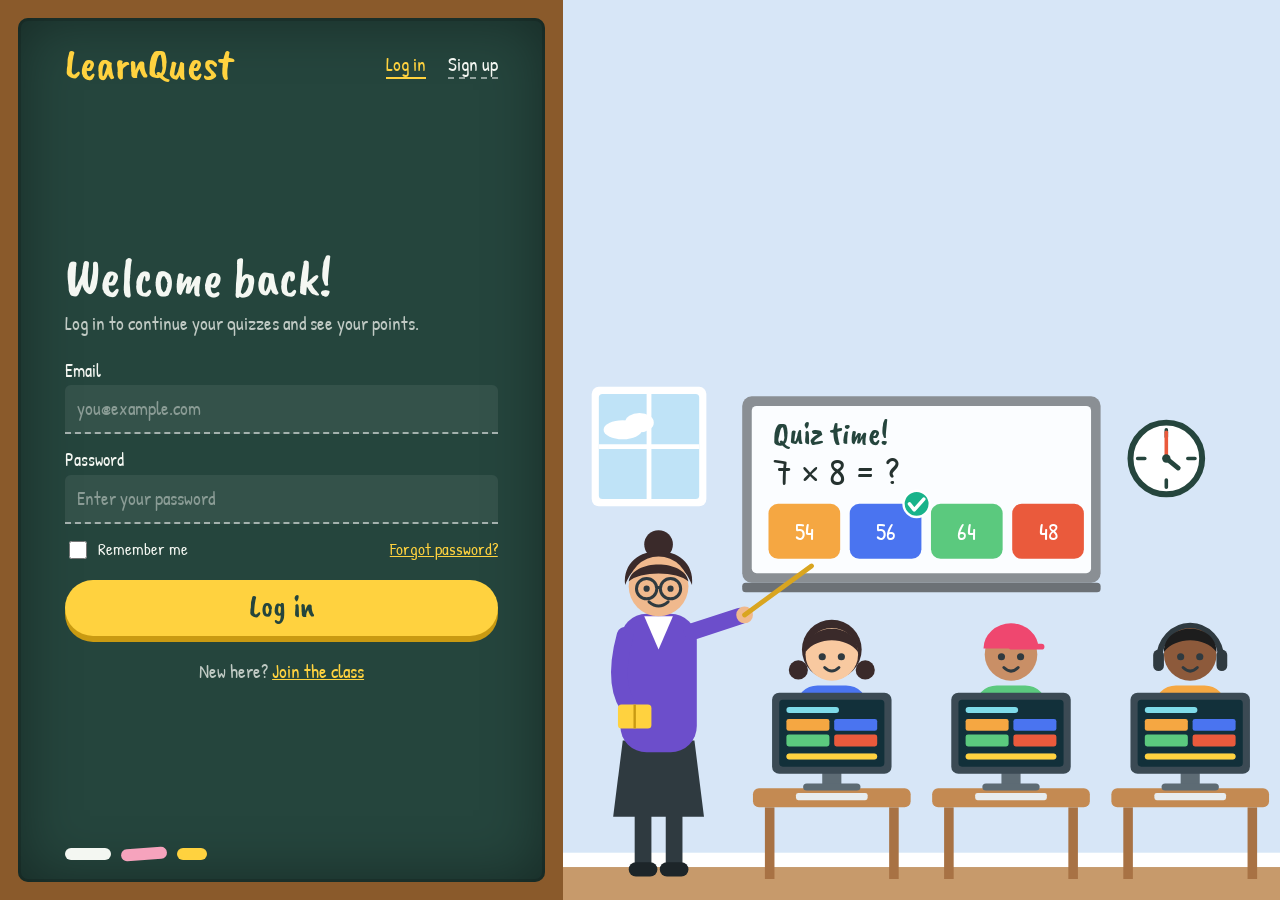
<file: LearnQuest/dashboard.html>
<!DOCTYPE html>
<html lang="en">
<head>
  <meta charset="UTF-8">
  <meta name="viewport" content="width=device-width, initial-scale=1">
  <title>Dashboard | LearnQuest</title>
  <link rel="preconnect" href="https://fonts.googleapis.com">
  <link rel="preconnect" href="https://fonts.gstatic.com" crossorigin>
  <link href="https://fonts.googleapis.com/css2?family=Caveat+Brush&family=Patrick+Hand&display=swap" rel="stylesheet">
  <link rel="stylesheet" href="style.css">
</head>
<body>
  <div class="dash-frame">
    <main class="dash-board">

      <div class="doodles" aria-hidden="true">
        <span class="doodle d1">&#9733;</span>
        <span class="doodle d2">&#9834;</span>
        <span class="doodle d3">&#10022;</span>
        <span class="doodle d4">&#10084;</span>
        <span class="doodle d5">&#9728;</span>
        <span class="doodle d6">&#9729;</span>
      </div>

      <header class="dash-top">
        <div class="dash-brand">
          <a class="logo" href="dashboard.html">LearnQuest</a>
          <p class="greeting" id="greeting">Welcome back!</p>
        </div>
        <div class="dash-user">
          <span class="points-badge"><span class="star">&#9733;</span> <span id="pointsValue">0</span> pts</span>

          <div class="profile-menu">
            <button class="avatar" id="avatarBtn" type="button" aria-haspopup="true" aria-expanded="false" title="Your profile">&#129464;</button>
            <div class="profile-dropdown" id="profileDropdown" hidden>
              <button type="button" id="settingsBtn">&#9881;&#65039; Settings</button>
              <button type="button" id="logoutBtn">&#9211; Logout</button>
            </div>
          </div>
        </div>
      </header>

      <div class="dash-heading">
        <h1>Choose a topic</h1>
        <p class="intro">Pick a topic to see quizzes at your level.</p>
      </div>

      <div class="dash-content">
      <div class="topics">

        <button class="topic-card" type="button" data-topic="Flags">
          <svg class="topic-icon" viewBox="0 0 64 64" fill="none" stroke="currentColor" stroke-width="3.2" stroke-linecap="round" stroke-linejoin="round" aria-hidden="true">
            <path d="M16 8 V56"/>
            <path d="M16 10 Q28 4 38 10 Q48 16 16 20 Z"/>
          </svg>
          <span class="topic-name">Flags</span>
        </button>

        <button class="topic-card" type="button" data-topic="States and Capitals">
          <svg class="topic-icon" viewBox="0 0 64 64" fill="none" stroke="currentColor" stroke-width="3.2" stroke-linecap="round" stroke-linejoin="round" aria-hidden="true">
            <path d="M10 16 L24 10 L40 16 L54 10 V46 L40 52 L24 46 L10 52 Z"/>
            <path d="M24 10 V46 M40 16 V52"/>
            <circle cx="32" cy="30" r="3.4" fill="currentColor" stroke="none"/>
          </svg>
          <span class="topic-name">States &amp; Capitals</span>
        </button>

        <button class="topic-card" type="button" data-topic="Animals">
          <svg class="topic-icon" viewBox="0 0 64 64" fill="none" stroke="currentColor" stroke-width="3.2" stroke-linecap="round" stroke-linejoin="round" aria-hidden="true">
            <circle cx="32" cy="38" r="12"/>
            <circle cx="16" cy="20" r="5.5"/>
            <circle cx="30" cy="12" r="5.5"/>
            <circle cx="46" cy="18" r="5.5"/>
          </svg>
          <span class="topic-name">Animals</span>
        </button>

        <button class="topic-card" type="button" data-topic="Mathematics">
          <svg class="topic-icon" viewBox="0 0 64 64" fill="none" stroke="currentColor" stroke-width="3.2" stroke-linecap="round" stroke-linejoin="round" aria-hidden="true">
            <path d="M12 14 L24 26 M24 14 L12 26"/>
            <path d="M40 12 V26 M33 19 H47"/>
            <path d="M12 42 H28 M12 50 H38"/>
          </svg>
          <span class="topic-name">Mathematics</span>
        </button>

        <button class="topic-card" type="button" data-topic="Science">
          <svg class="topic-icon" viewBox="0 0 64 64" fill="none" stroke="currentColor" stroke-width="3.2" stroke-linecap="round" stroke-linejoin="round" aria-hidden="true">
            <path d="M26 9 H38 M29 9 V24 L17 47 Q15 51 20 51 H44 Q49 51 47 47 L35 24 V9"/>
            <circle cx="29" cy="41" r="1.8" fill="currentColor" stroke="none"/>
            <circle cx="36" cy="45" r="1.4" fill="currentColor" stroke="none"/>
            <circle cx="33" cy="38" r="1.2" fill="currentColor" stroke="none"/>
          </svg>
          <span class="topic-name">Science</span>
        </button>

        <button class="topic-card" type="button" data-topic="English">
          <svg class="topic-icon" viewBox="0 0 64 64" fill="none" stroke="currentColor" stroke-width="3.2" stroke-linecap="round" stroke-linejoin="round" aria-hidden="true">
            <path d="M10 16 Q23 9 32 16 Q41 9 54 16 V46 Q41 39 32 46 Q23 39 10 46 Z"/>
            <path d="M32 16 V46"/>
          </svg>
          <span class="topic-name">English</span>
        </button>

        <button class="topic-card" type="button" data-topic="Space and Planets">
          <svg class="topic-icon" viewBox="0 0 64 64" fill="none" stroke="currentColor" stroke-width="3.2" stroke-linecap="round" stroke-linejoin="round" aria-hidden="true">
            <circle cx="28" cy="36" r="13"/>
            <ellipse cx="28" cy="36" rx="22" ry="6" transform="rotate(-18 28 36)"/>
            <path d="M48 12 L50 17 L55 19 L50 21 L48 26 L46 21 L41 19 L46 17 Z" fill="currentColor" stroke="none"/>
          </svg>
          <span class="topic-name">Space &amp; Planets</span>
        </button>

        <button class="topic-card" type="button" data-topic="Fruits and Vegetables">
          <svg class="topic-icon" viewBox="0 0 64 64" fill="none" stroke="currentColor" stroke-width="3.2" stroke-linecap="round" stroke-linejoin="round" aria-hidden="true">
            <path d="M32 24 C20 16 10 26 14 38 C17 48 25 54 32 54 C39 54 47 48 50 38 C54 26 44 16 32 24 Z"/>
            <path d="M32 24 V16"/>
            <path d="M32 16 Q39 10 46 14"/>
          </svg>
          <span class="topic-name">Fruits &amp; Vegetables</span>
        </button>

        <button class="topic-card" type="button" data-topic="Birds">
          <svg class="topic-icon" viewBox="0 0 64 64" fill="none" stroke="currentColor" stroke-width="3.2" stroke-linecap="round" stroke-linejoin="round" aria-hidden="true">
            <path d="M6 36 Q18 18 32 32 Q46 18 58 36"/>
            <path d="M6 44 Q18 29 32 41 Q46 29 58 44"/>
          </svg>
          <span class="topic-name">Birds</span>
        </button>

        <button class="topic-card" type="button" data-topic="Riddles">
          <svg class="topic-icon" viewBox="0 0 64 64" fill="none" stroke="currentColor" stroke-width="3.2" stroke-linecap="round" stroke-linejoin="round" aria-hidden="true">
            <circle cx="32" cy="32" r="20"/>
            <path d="M25 24 Q25 15 33 15 Q41 15 41 24 Q41 31 33 33 V38"/>
            <circle cx="33" cy="45" r="1.8" fill="currentColor" stroke="none"/>
          </svg>
          <span class="topic-name">Riddles</span>
        </button>

      </div>
      </div>

    </main>
  </div>

  <!-- Difficulty modal -->
  <div class="modal-overlay" id="difficultyOverlay" hidden>
    <div class="modal" role="dialog" aria-modal="true" aria-labelledby="difficultyTitle">
      <h2 id="difficultyTitle">Choose a difficulty</h2>
      <p class="modal-sub" id="difficultyTopic">Topic</p>

      <div class="difficulty-grid">

        <button type="button" class="difficulty-btn" data-difficulty="Easy">
          <span class="diff-stars" aria-hidden="true">
            <svg class="diff-star" viewBox="0 0 24 24" fill="none" stroke="currentColor" stroke-width="1.6" stroke-linejoin="round"><path d="M12 2 L14.9 8.6 L22 9.3 L16.5 14 L18.1 21 L12 17.3 L5.9 21 L7.5 14 L2 9.3 L9.1 8.6 Z"/></svg>
          </span>
          <span class="diff-label">Easy</span>
          <span class="diff-sub">Just starting out</span>
        </button>

        <button type="button" class="difficulty-btn" data-difficulty="Intermediate">
          <span class="diff-stars" aria-hidden="true">
            <svg class="diff-star" viewBox="0 0 24 24" fill="none" stroke="currentColor" stroke-width="1.6" stroke-linejoin="round"><path d="M12 2 L14.9 8.6 L22 9.3 L16.5 14 L18.1 21 L12 17.3 L5.9 21 L7.5 14 L2 9.3 L9.1 8.6 Z"/></svg>
            <svg class="diff-star" viewBox="0 0 24 24" fill="none" stroke="currentColor" stroke-width="1.6" stroke-linejoin="round"><path d="M12 2 L14.9 8.6 L22 9.3 L16.5 14 L18.1 21 L12 17.3 L5.9 21 L7.5 14 L2 9.3 L9.1 8.6 Z"/></svg>
          </span>
          <span class="diff-label">Intermediate</span>
          <span class="diff-sub">Getting the hang of it</span>
        </button>

        <button type="button" class="difficulty-btn" data-difficulty="Advanced">
          <span class="diff-stars" aria-hidden="true">
            <svg class="diff-star" viewBox="0 0 24 24" fill="none" stroke="currentColor" stroke-width="1.6" stroke-linejoin="round"><path d="M12 2 L14.9 8.6 L22 9.3 L16.5 14 L18.1 21 L12 17.3 L5.9 21 L7.5 14 L2 9.3 L9.1 8.6 Z"/></svg>
            <svg class="diff-star" viewBox="0 0 24 24" fill="none" stroke="currentColor" stroke-width="1.6" stroke-linejoin="round"><path d="M12 2 L14.9 8.6 L22 9.3 L16.5 14 L18.1 21 L12 17.3 L5.9 21 L7.5 14 L2 9.3 L9.1 8.6 Z"/></svg>
            <svg class="diff-star" viewBox="0 0 24 24" fill="none" stroke="currentColor" stroke-width="1.6" stroke-linejoin="round"><path d="M12 2 L14.9 8.6 L22 9.3 L16.5 14 L18.1 21 L12 17.3 L5.9 21 L7.5 14 L2 9.3 L9.1 8.6 Z"/></svg>
          </span>
          <span class="diff-label">Advanced</span>
          <span class="diff-sub">Top of the class</span>
        </button>

      </div>

      <button type="button" class="btn-secondary" id="difficultyCancel">Cancel</button>
    </div>
  </div>

  <!-- Session expired modal -->
  <div class="modal-overlay" id="sessionExpiredOverlay" hidden>
    <div class="modal" role="dialog" aria-modal="true" aria-labelledby="sessionExpiredTitle">
      <h2 id="sessionExpiredTitle">Session expired</h2>
      <p class="modal-sub">Your session has expired. Please log in again to continue.</p>
      <button type="button" class="btn" id="sessionExpiredBtn">OK</button>
    </div>
  </div>

  <!-- Settings modal -->
  <div class="modal-overlay" id="settingsOverlay" hidden>
    <div class="modal" role="dialog" aria-modal="true" aria-labelledby="settingsTitle">
      <h2 id="settingsTitle">Settings</h2>

      <div class="field">
        <label for="settingName">Name</label>
        <input type="text" id="settingName" placeholder="Your name">
      </div>

      <div class="field">
        <label for="settingPassword">New password</label>
        <input type="password" id="settingPassword" placeholder="Leave blank to keep current" autocomplete="new-password">
      </div>

      <div class="field">
        <label for="settingConfirm">Confirm new password</label>
        <input type="password" id="settingConfirm" placeholder="Leave blank to keep current" autocomplete="new-password">
      </div>

      <div class="field">
        <label>Choose an avatar</label>
        <div class="avatar-grid" id="avatarGrid"></div>
      </div>

      <p class="form-error" id="settingsError" hidden></p>

      <div class="modal-actions">
        <button type="button" class="btn-secondary" id="settingsCancel">Cancel</button>
        <button type="button" class="btn" id="settingsSave">Save changes</button>
      </div>
    </div>
  </div>

  <script src="dashboard.js"></script>
</body>
</html>
</file>
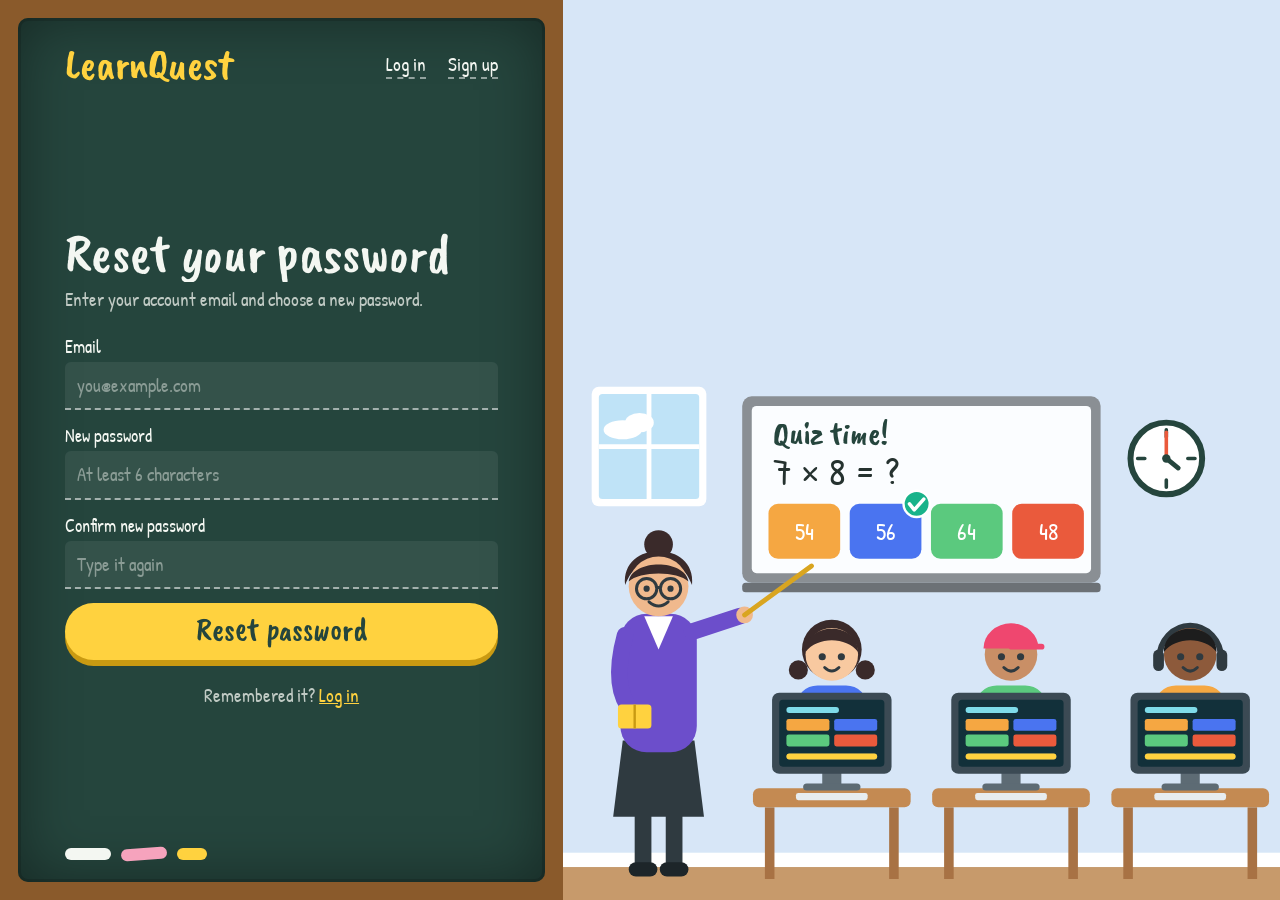
<file: LearnQuest/forgot-password.html>
<!DOCTYPE html>
<html lang="en">
<head>
  <meta charset="UTF-8">
  <meta name="viewport" content="width=device-width, initial-scale=1">
  <title>Reset password | LearnQuest</title>
  <link rel="preconnect" href="https://fonts.googleapis.com">
  <link rel="preconnect" href="https://fonts.gstatic.com" crossorigin>
  <link href="https://fonts.googleapis.com/css2?family=Caveat+Brush&family=Patrick+Hand&display=swap" rel="stylesheet">
  <link rel="stylesheet" href="style.css">
</head>
<body>
  <main class="layout">

    <!-- Chalkboard: form side -->
    <section class="panel">
      <div class="chalk">
        <header class="chalk-top">
          <a class="logo" href="login.html">LearnQuest</a>
          <nav class="chalk-nav">
            <a href="login.html">Log in</a>
            <a href="register.html">Sign up</a>
          </nav>
        </header>

        <div class="form-area">
          <h1>Reset your password</h1>
          <p class="intro">Enter your account email and choose a new password.</p>

          <form action="#" method="post">
            <div class="field">
              <label for="email">Email</label>
              <input type="email" id="email" name="email" placeholder="you@example.com" autocomplete="email" required>
            </div>
            <div class="field">
              <label for="password">New password</label>
              <input type="password" id="password" name="password" placeholder="At least 6 characters" autocomplete="new-password" minlength="6" required>
            </div>
            <div class="field">
              <label for="confirm">Confirm new password</label>
              <input type="password" id="confirm" name="confirm" placeholder="Type it again" autocomplete="new-password" minlength="6" required>
            </div>

            <p class="form-error" id="resetError" hidden></p>

            <button type="submit" class="btn">Reset password</button>
          </form>

          <p class="switch">Remembered it? <a href="login.html">Log in</a></p>
        </div>

        <div class="chalk-foot" aria-hidden="true"><i class="stick"></i><i class="stick"></i><i class="stick"></i></div>
      </div>
    </section>

    <!-- Classroom scene -->
    <section class="scene" aria-hidden="true">
    <svg class="room" viewBox="0 0 600 470" preserveAspectRatio="xMidYMax meet" role="img" aria-label="A classroom with a teacher and three students working on computers">
      <defs><clipPath id="win"><rect x="30" y="46" width="84" height="88" rx="3"/></clipPath></defs>
      <rect x="-2000" y="-2000" width="4600" height="2430" fill="#d7e6f7"/>
      <rect x="-2000" y="430" width="4600" height="12" fill="#ffffff"/>
      <rect x="-2000" y="442" width="4600" height="2000" fill="#c79a6b"/>
      <path d="M-2000 480H2600M-2000 512H2600" stroke="#000" stroke-opacity=".08" stroke-width="2"/>

      <!-- window -->
      <rect x="24" y="40" width="96" height="100" rx="6" fill="#fff"/>
      <rect x="30" y="46" width="84" height="88" rx="3" fill="#bfe3f7"/>
      <g clip-path="url(#win)"><g class="cloud"><ellipse cx="50" cy="76" rx="16" ry="8" fill="#fff"/><ellipse cx="64" cy="70" rx="12" ry="8" fill="#fff"/></g></g>
      <path d="M72 46V134M30 90H114" stroke="#fff" stroke-width="4"/>

      <!-- clock -->
      <circle cx="505" cy="100" r="30" fill="#fff" stroke="#25453d" stroke-width="5"/>
      <path d="M505 76v6M505 118v6M481 100h6M523 100h6" stroke="#25453d" stroke-width="3" stroke-linecap="round"/>
      <path d="M505 100L515 108" stroke="#25453d" stroke-width="4" stroke-linecap="round"/>
      <path class="hand" d="M505 100V78" stroke="#ea5a3c" stroke-width="3" stroke-linecap="round"/>
      <circle cx="505" cy="100" r="3.5" fill="#25453d"/>

      <!-- whiteboard -->
      <rect x="150" y="48" width="300" height="156" rx="8" fill="#8a8f94"/>
      <rect x="158" y="56" width="284" height="140" rx="4" fill="#fbfdff"/>
      <rect x="150" y="204" width="300" height="8" rx="3" fill="#6c7176"/>
      <text class="bt" x="176" y="88">Quiz time!</text>
      <text class="qt" x="176" y="122">7 &#215; 8 = ?</text>
      <rect x="172" y="138" width="60" height="46" rx="8" fill="#f5a742"/><text class="ot" x="202" y="168">54</text><rect x="240" y="138" width="60" height="46" rx="8" fill="#4a74f0" class="pick"/><text class="ot" x="270" y="168">56</text><rect x="308" y="138" width="60" height="46" rx="8" fill="#5bc97e"/><text class="ot" x="338" y="168">64</text><rect x="376" y="138" width="60" height="46" rx="8" fill="#ea5a3c"/><text class="ot" x="406" y="168">48</text>
      <g class="tick"><circle cx="296" cy="138" r="11" fill="#19b38a" stroke="#fff" stroke-width="2"/><path d="M290 138l4 5 8-9" stroke="#fff" stroke-width="3" fill="none" stroke-linecap="round" stroke-linejoin="round"/></g>

      <!-- teacher -->
      <rect x="60" y="396" width="14" height="46" fill="#2f3a40"/><rect x="86" y="396" width="14" height="46" fill="#2f3a40"/>
      <rect x="55" y="438" width="24" height="12" rx="6" fill="#1d2529"/><rect x="81" y="438" width="24" height="12" rx="6" fill="#1d2529"/>
      <path d="M50 336L110 336L118 400L42 400Z" fill="#2f3a40"/>
      <rect x="48" y="230" width="64" height="116" rx="22" fill="#6c4ecb"/>
      <path d="M68 232L80 260L92 232Z" fill="#fff"/>
      <path d="M52 248Q40 292 58 312" stroke="#6c4ecb" stroke-width="14" stroke-linecap="round" fill="none"/>
      <rect x="46" y="306" width="28" height="20" rx="3" fill="#ffd23f"/><path d="M60 306v20" stroke="#c99a12" stroke-width="2"/>
      <circle cx="80" cy="172" r="12" fill="#3a2a2a"/>
      <path d="M52 206C48 168 112 168 108 206 102 190 92 186 80 186 68 186 58 190 52 206Z" fill="#3a2a2a"/>
      <circle cx="80" cy="207" r="25" fill="#f0b98d"/>
      <path d="M55 203C58 184 102 184 105 203 96 194 64 194 55 203Z" fill="#3a2a2a"/>
      <circle cx="70" cy="209" r="8.5" fill="none" stroke="#2f3a40" stroke-width="2.5"/><circle cx="90" cy="209" r="8.5" fill="none" stroke="#2f3a40" stroke-width="2.5"/><path d="M78.5 208h3" stroke="#2f3a40" stroke-width="2.5"/>
      <g class="eyes"><circle cx="70" cy="209" r="2.6" fill="#2f3a40"/><circle cx="90" cy="209" r="2.6" fill="#2f3a40"/></g>
      <path d="M72 220Q80 227 88 220" stroke="#2f3a40" stroke-width="2.5" fill="none" stroke-linecap="round"/>
      <g class="tap">
        <path d="M108 245L148 232" stroke="#6c4ecb" stroke-width="14" stroke-linecap="round"/>
        <circle cx="152" cy="231" r="7" fill="#f0b98d"/>
        <path d="M152 231L208 190" stroke="#d9a520" stroke-width="4" stroke-linecap="round"/>
      </g>

      <!-- students + computers -->
      <g class="kid" style="animation-delay:0s"><rect x="195" y="290" width="60" height="46" rx="18" fill="#4a74f0"/><circle cx="197" cy="277" r="8" fill="#3a2a2a"/><circle cx="253" cy="277" r="8" fill="#3a2a2a"/><circle cx="225" cy="260" r="25" fill="#3a2a2a"/><circle cx="225" cy="264" r="22" fill="#f8c9a0"/><path d="M203 262 C203 236 247 236 247 262 C237 249 213 249 203 262Z" fill="#3a2a2a"/><g class="eyes"><circle cx="217" cy="266" r="3" fill="#2f3a40"/><circle cx="233" cy="266" r="3" fill="#2f3a40"/></g><path d="M219 275 Q225 281 231 275" stroke="#2f3a40" stroke-width="2.4" fill="none" stroke-linecap="round"/></g>
      <rect x="169" y="392" width="8" height="60" fill="#a87244"/><rect x="273" y="392" width="8" height="60" fill="#a87244"/>
      <rect x="159" y="376" width="132" height="16" rx="5" fill="#c48a52"/>
      <rect x="195" y="380" width="60" height="6" rx="2" fill="#e7ecef"/>
      <rect x="217" y="362" width="16" height="14" fill="#5d6b74"/><rect x="201" y="372" width="48" height="6" rx="3" fill="#5d6b74"/>
      <rect x="175" y="296" width="100" height="68" rx="6" fill="#3b4a54"/>
      <rect x="181" y="302" width="88" height="56" rx="3" fill="#12303a"/>
      <rect x="187" y="308" width="44" height="5" rx="2.5" fill="#7fdcea"/>
      <rect x="187" y="318" width="36" height="10" rx="2" fill="#f5a742"/><rect x="227" y="318" width="36" height="10" rx="2" fill="#4a74f0" class="pick" style="animation-delay:0s"/>
      <rect x="187" y="331" width="36" height="10" rx="2" fill="#5bc97e"/><rect x="227" y="331" width="36" height="10" rx="2" fill="#ea5a3c"/>
      <rect x="187" y="347" width="76" height="5" rx="2.5" fill="#ffffff" opacity=".2"/>
      <rect x="187" y="347" width="76" height="5" rx="2.5" fill="#ffd23f" class="prog" style="animation-delay:0s"/>
      <text class="plus" x="225" y="228" style="animation-delay:0s">+10</text>
      <g class="kid" style="animation-delay:0.5s"><rect x="345" y="290" width="60" height="46" rx="18" fill="#5bc97e"/><circle cx="375" cy="264" r="22" fill="#c98f66"/><path d="M352 259 a23 21 0 0 1 46 0z" fill="#ef476f"/><rect x="373" y="255" width="30" height="5" rx="2.5" fill="#ef476f"/><g class="eyes"><circle cx="367" cy="266" r="3" fill="#2f3a40"/><circle cx="383" cy="266" r="3" fill="#2f3a40"/></g><path d="M369 275 Q375 281 381 275" stroke="#2f3a40" stroke-width="2.4" fill="none" stroke-linecap="round"/></g>
      <rect x="319" y="392" width="8" height="60" fill="#a87244"/><rect x="423" y="392" width="8" height="60" fill="#a87244"/>
      <rect x="309" y="376" width="132" height="16" rx="5" fill="#c48a52"/>
      <rect x="345" y="380" width="60" height="6" rx="2" fill="#e7ecef"/>
      <rect x="367" y="362" width="16" height="14" fill="#5d6b74"/><rect x="351" y="372" width="48" height="6" rx="3" fill="#5d6b74"/>
      <rect x="325" y="296" width="100" height="68" rx="6" fill="#3b4a54"/>
      <rect x="331" y="302" width="88" height="56" rx="3" fill="#12303a"/>
      <rect x="337" y="308" width="44" height="5" rx="2.5" fill="#7fdcea"/>
      <rect x="337" y="318" width="36" height="10" rx="2" fill="#f5a742"/><rect x="377" y="318" width="36" height="10" rx="2" fill="#4a74f0" class="pick" style="animation-delay:1.7s"/>
      <rect x="337" y="331" width="36" height="10" rx="2" fill="#5bc97e"/><rect x="377" y="331" width="36" height="10" rx="2" fill="#ea5a3c"/>
      <rect x="337" y="347" width="76" height="5" rx="2.5" fill="#ffffff" opacity=".2"/>
      <rect x="337" y="347" width="76" height="5" rx="2.5" fill="#ffd23f" class="prog" style="animation-delay:1.7s"/>
      <text class="plus" x="375" y="228" style="animation-delay:1.7s">+10</text>
      <g class="kid" style="animation-delay:1.0s"><rect x="495" y="290" width="60" height="46" rx="18" fill="#f5a742"/><path d="M499 268 A26 28 0 0 1 551 268" stroke="#2f3a40" stroke-width="5" fill="none"/><circle cx="525" cy="264" r="22" fill="#8d5a3b"/><path d="M503 262 C503 236 547 236 547 262 C537 249 513 249 503 262Z" fill="#1d1d1d"/><rect x="494" y="260" width="9" height="18" rx="4.5" fill="#2f3a40"/><rect x="547" y="260" width="9" height="18" rx="4.5" fill="#2f3a40"/><g class="eyes"><circle cx="517" cy="266" r="3" fill="#2f3a40"/><circle cx="533" cy="266" r="3" fill="#2f3a40"/></g><path d="M519 275 Q525 281 531 275" stroke="#2f3a40" stroke-width="2.4" fill="none" stroke-linecap="round"/></g>
      <rect x="469" y="392" width="8" height="60" fill="#a87244"/><rect x="573" y="392" width="8" height="60" fill="#a87244"/>
      <rect x="459" y="376" width="132" height="16" rx="5" fill="#c48a52"/>
      <rect x="495" y="380" width="60" height="6" rx="2" fill="#e7ecef"/>
      <rect x="517" y="362" width="16" height="14" fill="#5d6b74"/><rect x="501" y="372" width="48" height="6" rx="3" fill="#5d6b74"/>
      <rect x="475" y="296" width="100" height="68" rx="6" fill="#3b4a54"/>
      <rect x="481" y="302" width="88" height="56" rx="3" fill="#12303a"/>
      <rect x="487" y="308" width="44" height="5" rx="2.5" fill="#7fdcea"/>
      <rect x="487" y="318" width="36" height="10" rx="2" fill="#f5a742"/><rect x="527" y="318" width="36" height="10" rx="2" fill="#4a74f0" class="pick" style="animation-delay:3.4s"/>
      <rect x="487" y="331" width="36" height="10" rx="2" fill="#5bc97e"/><rect x="527" y="331" width="36" height="10" rx="2" fill="#ea5a3c"/>
      <rect x="487" y="347" width="76" height="5" rx="2.5" fill="#ffffff" opacity=".2"/>
      <rect x="487" y="347" width="76" height="5" rx="2.5" fill="#ffd23f" class="prog" style="animation-delay:3.4s"/>
      <text class="plus" x="525" y="228" style="animation-delay:3.4s">+10</text>
    </svg>
    </section>

  </main>

  <script src="forgot-password.js"></script>
</body>
</html>
</file>
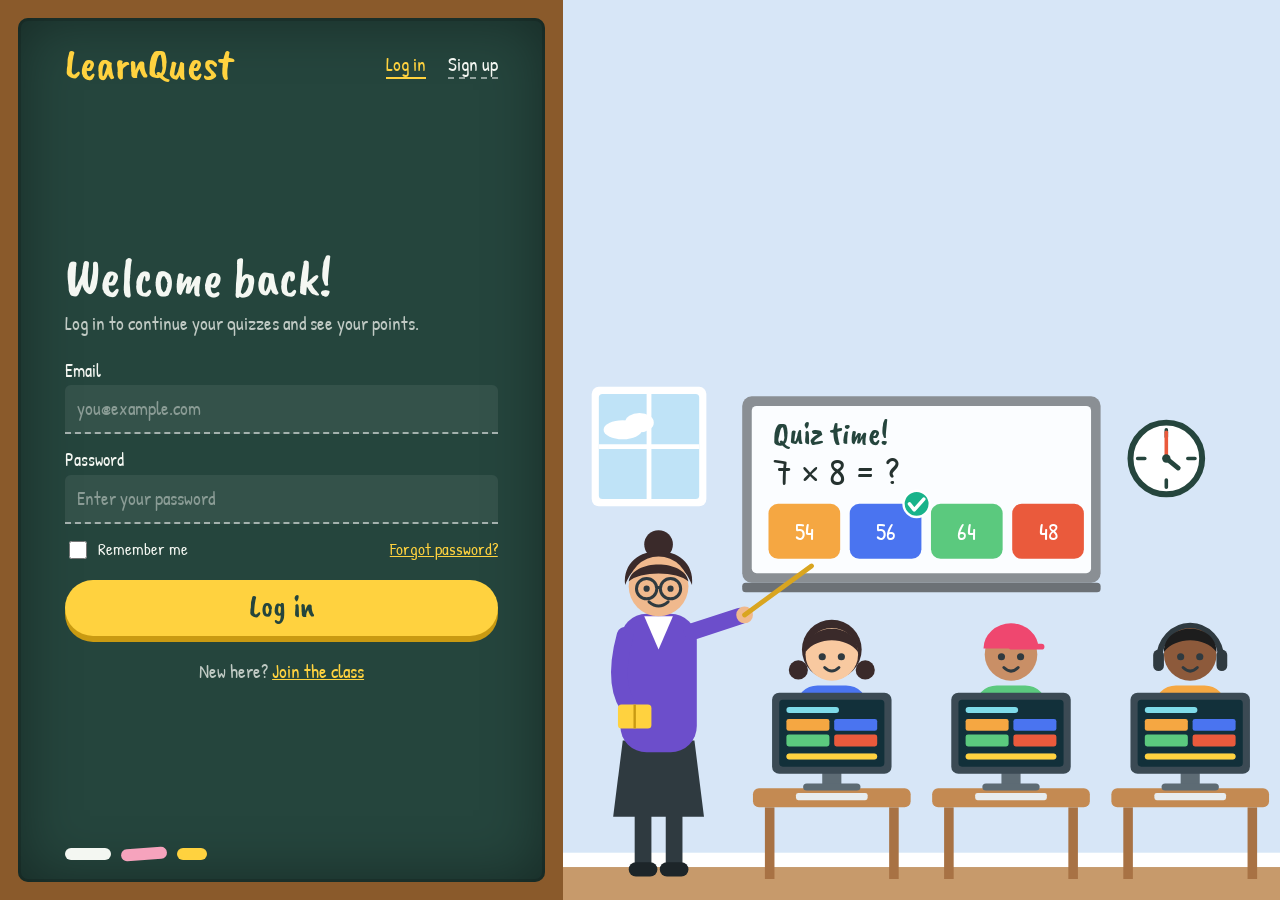
<file: LearnQuest/login.html>
<!DOCTYPE html>
<html lang="en">
<head>
  <meta charset="UTF-8">
  <meta name="viewport" content="width=device-width, initial-scale=1">
  <title>Log in | LearnQuest</title>
  <link rel="preconnect" href="https://fonts.googleapis.com">
  <link rel="preconnect" href="https://fonts.gstatic.com" crossorigin>
  <link href="https://fonts.googleapis.com/css2?family=Caveat+Brush&family=Patrick+Hand&display=swap" rel="stylesheet">
  <link rel="stylesheet" href="style.css">
</head>
<body>
  <main class="layout">

    <!-- Chalkboard: form side -->
    <section class="panel">
      <div class="chalk">
        <header class="chalk-top">
          <a class="logo" href="login.html">LearnQuest</a>
          <nav class="chalk-nav">
            <a href="login.html" aria-current="page">Log in</a>
            <a href="register.html">Sign up</a>
          </nav>
        </header>

        <div class="form-area">
          <h1>Welcome back!</h1>
          <p class="intro">Log in to continue your quizzes and see your points.</p>

          <!-- Connect to your Spring Boot API later, e.g. POST /auth/login -->
          <form action="#" method="post">
            <div class="field">
              <label for="email">Email</label>
              <input type="email" id="email" name="email" placeholder="you@example.com" autocomplete="email" required>
            </div>
            <div class="field">
              <label for="password">Password</label>
              <input type="password" id="password" name="password" placeholder="Enter your password" autocomplete="current-password" minlength="6" required>
            </div>

            <div class="row">
              <label><input type="checkbox" name="remember"> Remember me</label>
              <a href="forgot-password.html">Forgot password?</a>
            </div>

            <p class="form-error" id="loginError" hidden></p>

            <button type="submit" class="btn">Log in</button>
          </form>

          <p class="switch">New here? <a href="register.html">Join the class</a></p>
        </div>

        <div class="chalk-foot" aria-hidden="true"><i class="stick"></i><i class="stick"></i><i class="stick"></i></div>
      </div>
    </section>

    <!-- Classroom scene -->
    <section class="scene" aria-hidden="true">
    <svg class="room" viewBox="0 0 600 470" preserveAspectRatio="xMidYMax meet" role="img" aria-label="A classroom with a teacher and three students working on computers">
      <defs><clipPath id="win"><rect x="30" y="46" width="84" height="88" rx="3"/></clipPath></defs>
      <rect x="-2000" y="-2000" width="4600" height="2430" fill="#d7e6f7"/>
      <rect x="-2000" y="430" width="4600" height="12" fill="#ffffff"/>
      <rect x="-2000" y="442" width="4600" height="2000" fill="#c79a6b"/>
      <path d="M-2000 480H2600M-2000 512H2600" stroke="#000" stroke-opacity=".08" stroke-width="2"/>

      <!-- window -->
      <rect x="24" y="40" width="96" height="100" rx="6" fill="#fff"/>
      <rect x="30" y="46" width="84" height="88" rx="3" fill="#bfe3f7"/>
      <g clip-path="url(#win)"><g class="cloud"><ellipse cx="50" cy="76" rx="16" ry="8" fill="#fff"/><ellipse cx="64" cy="70" rx="12" ry="8" fill="#fff"/></g></g>
      <path d="M72 46V134M30 90H114" stroke="#fff" stroke-width="4"/>

      <!-- clock -->
      <circle cx="505" cy="100" r="30" fill="#fff" stroke="#25453d" stroke-width="5"/>
      <path d="M505 76v6M505 118v6M481 100h6M523 100h6" stroke="#25453d" stroke-width="3" stroke-linecap="round"/>
      <path d="M505 100L515 108" stroke="#25453d" stroke-width="4" stroke-linecap="round"/>
      <path class="hand" d="M505 100V78" stroke="#ea5a3c" stroke-width="3" stroke-linecap="round"/>
      <circle cx="505" cy="100" r="3.5" fill="#25453d"/>

      <!-- whiteboard -->
      <rect x="150" y="48" width="300" height="156" rx="8" fill="#8a8f94"/>
      <rect x="158" y="56" width="284" height="140" rx="4" fill="#fbfdff"/>
      <rect x="150" y="204" width="300" height="8" rx="3" fill="#6c7176"/>
      <text class="bt" x="176" y="88">Quiz time!</text>
      <text class="qt" x="176" y="122">7 &#215; 8 = ?</text>
      <rect x="172" y="138" width="60" height="46" rx="8" fill="#f5a742"/><text class="ot" x="202" y="168">54</text><rect x="240" y="138" width="60" height="46" rx="8" fill="#4a74f0" class="pick"/><text class="ot" x="270" y="168">56</text><rect x="308" y="138" width="60" height="46" rx="8" fill="#5bc97e"/><text class="ot" x="338" y="168">64</text><rect x="376" y="138" width="60" height="46" rx="8" fill="#ea5a3c"/><text class="ot" x="406" y="168">48</text>
      <g class="tick"><circle cx="296" cy="138" r="11" fill="#19b38a" stroke="#fff" stroke-width="2"/><path d="M290 138l4 5 8-9" stroke="#fff" stroke-width="3" fill="none" stroke-linecap="round" stroke-linejoin="round"/></g>

      <!-- teacher -->
      <rect x="60" y="396" width="14" height="46" fill="#2f3a40"/><rect x="86" y="396" width="14" height="46" fill="#2f3a40"/>
      <rect x="55" y="438" width="24" height="12" rx="6" fill="#1d2529"/><rect x="81" y="438" width="24" height="12" rx="6" fill="#1d2529"/>
      <path d="M50 336L110 336L118 400L42 400Z" fill="#2f3a40"/>
      <rect x="48" y="230" width="64" height="116" rx="22" fill="#6c4ecb"/>
      <path d="M68 232L80 260L92 232Z" fill="#fff"/>
      <path d="M52 248Q40 292 58 312" stroke="#6c4ecb" stroke-width="14" stroke-linecap="round" fill="none"/>
      <rect x="46" y="306" width="28" height="20" rx="3" fill="#ffd23f"/><path d="M60 306v20" stroke="#c99a12" stroke-width="2"/>
      <circle cx="80" cy="172" r="12" fill="#3a2a2a"/>
      <path d="M52 206C48 168 112 168 108 206 102 190 92 186 80 186 68 186 58 190 52 206Z" fill="#3a2a2a"/>
      <circle cx="80" cy="207" r="25" fill="#f0b98d"/>
      <path d="M55 203C58 184 102 184 105 203 96 194 64 194 55 203Z" fill="#3a2a2a"/>
      <circle cx="70" cy="209" r="8.5" fill="none" stroke="#2f3a40" stroke-width="2.5"/><circle cx="90" cy="209" r="8.5" fill="none" stroke="#2f3a40" stroke-width="2.5"/><path d="M78.5 208h3" stroke="#2f3a40" stroke-width="2.5"/>
      <g class="eyes"><circle cx="70" cy="209" r="2.6" fill="#2f3a40"/><circle cx="90" cy="209" r="2.6" fill="#2f3a40"/></g>
      <path d="M72 220Q80 227 88 220" stroke="#2f3a40" stroke-width="2.5" fill="none" stroke-linecap="round"/>
      <g class="tap">
        <path d="M108 245L148 232" stroke="#6c4ecb" stroke-width="14" stroke-linecap="round"/>
        <circle cx="152" cy="231" r="7" fill="#f0b98d"/>
        <path d="M152 231L208 190" stroke="#d9a520" stroke-width="4" stroke-linecap="round"/>
      </g>

      <!-- students + computers -->
      <g class="kid" style="animation-delay:0s"><rect x="195" y="290" width="60" height="46" rx="18" fill="#4a74f0"/><circle cx="197" cy="277" r="8" fill="#3a2a2a"/><circle cx="253" cy="277" r="8" fill="#3a2a2a"/><circle cx="225" cy="260" r="25" fill="#3a2a2a"/><circle cx="225" cy="264" r="22" fill="#f8c9a0"/><path d="M203 262 C203 236 247 236 247 262 C237 249 213 249 203 262Z" fill="#3a2a2a"/><g class="eyes"><circle cx="217" cy="266" r="3" fill="#2f3a40"/><circle cx="233" cy="266" r="3" fill="#2f3a40"/></g><path d="M219 275 Q225 281 231 275" stroke="#2f3a40" stroke-width="2.4" fill="none" stroke-linecap="round"/></g>
      <rect x="169" y="392" width="8" height="60" fill="#a87244"/><rect x="273" y="392" width="8" height="60" fill="#a87244"/>
      <rect x="159" y="376" width="132" height="16" rx="5" fill="#c48a52"/>
      <rect x="195" y="380" width="60" height="6" rx="2" fill="#e7ecef"/>
      <rect x="217" y="362" width="16" height="14" fill="#5d6b74"/><rect x="201" y="372" width="48" height="6" rx="3" fill="#5d6b74"/>
      <rect x="175" y="296" width="100" height="68" rx="6" fill="#3b4a54"/>
      <rect x="181" y="302" width="88" height="56" rx="3" fill="#12303a"/>
      <rect x="187" y="308" width="44" height="5" rx="2.5" fill="#7fdcea"/>
      <rect x="187" y="318" width="36" height="10" rx="2" fill="#f5a742"/><rect x="227" y="318" width="36" height="10" rx="2" fill="#4a74f0" class="pick" style="animation-delay:0s"/>
      <rect x="187" y="331" width="36" height="10" rx="2" fill="#5bc97e"/><rect x="227" y="331" width="36" height="10" rx="2" fill="#ea5a3c"/>
      <rect x="187" y="347" width="76" height="5" rx="2.5" fill="#ffffff" opacity=".2"/>
      <rect x="187" y="347" width="76" height="5" rx="2.5" fill="#ffd23f" class="prog" style="animation-delay:0s"/>
      <text class="plus" x="225" y="228" style="animation-delay:0s">+10</text>
      <g class="kid" style="animation-delay:0.5s"><rect x="345" y="290" width="60" height="46" rx="18" fill="#5bc97e"/><circle cx="375" cy="264" r="22" fill="#c98f66"/><path d="M352 259 a23 21 0 0 1 46 0z" fill="#ef476f"/><rect x="373" y="255" width="30" height="5" rx="2.5" fill="#ef476f"/><g class="eyes"><circle cx="367" cy="266" r="3" fill="#2f3a40"/><circle cx="383" cy="266" r="3" fill="#2f3a40"/></g><path d="M369 275 Q375 281 381 275" stroke="#2f3a40" stroke-width="2.4" fill="none" stroke-linecap="round"/></g>
      <rect x="319" y="392" width="8" height="60" fill="#a87244"/><rect x="423" y="392" width="8" height="60" fill="#a87244"/>
      <rect x="309" y="376" width="132" height="16" rx="5" fill="#c48a52"/>
      <rect x="345" y="380" width="60" height="6" rx="2" fill="#e7ecef"/>
      <rect x="367" y="362" width="16" height="14" fill="#5d6b74"/><rect x="351" y="372" width="48" height="6" rx="3" fill="#5d6b74"/>
      <rect x="325" y="296" width="100" height="68" rx="6" fill="#3b4a54"/>
      <rect x="331" y="302" width="88" height="56" rx="3" fill="#12303a"/>
      <rect x="337" y="308" width="44" height="5" rx="2.5" fill="#7fdcea"/>
      <rect x="337" y="318" width="36" height="10" rx="2" fill="#f5a742"/><rect x="377" y="318" width="36" height="10" rx="2" fill="#4a74f0" class="pick" style="animation-delay:1.7s"/>
      <rect x="337" y="331" width="36" height="10" rx="2" fill="#5bc97e"/><rect x="377" y="331" width="36" height="10" rx="2" fill="#ea5a3c"/>
      <rect x="337" y="347" width="76" height="5" rx="2.5" fill="#ffffff" opacity=".2"/>
      <rect x="337" y="347" width="76" height="5" rx="2.5" fill="#ffd23f" class="prog" style="animation-delay:1.7s"/>
      <text class="plus" x="375" y="228" style="animation-delay:1.7s">+10</text>
      <g class="kid" style="animation-delay:1.0s"><rect x="495" y="290" width="60" height="46" rx="18" fill="#f5a742"/><path d="M499 268 A26 28 0 0 1 551 268" stroke="#2f3a40" stroke-width="5" fill="none"/><circle cx="525" cy="264" r="22" fill="#8d5a3b"/><path d="M503 262 C503 236 547 236 547 262 C537 249 513 249 503 262Z" fill="#1d1d1d"/><rect x="494" y="260" width="9" height="18" rx="4.5" fill="#2f3a40"/><rect x="547" y="260" width="9" height="18" rx="4.5" fill="#2f3a40"/><g class="eyes"><circle cx="517" cy="266" r="3" fill="#2f3a40"/><circle cx="533" cy="266" r="3" fill="#2f3a40"/></g><path d="M519 275 Q525 281 531 275" stroke="#2f3a40" stroke-width="2.4" fill="none" stroke-linecap="round"/></g>
      <rect x="469" y="392" width="8" height="60" fill="#a87244"/><rect x="573" y="392" width="8" height="60" fill="#a87244"/>
      <rect x="459" y="376" width="132" height="16" rx="5" fill="#c48a52"/>
      <rect x="495" y="380" width="60" height="6" rx="2" fill="#e7ecef"/>
      <rect x="517" y="362" width="16" height="14" fill="#5d6b74"/><rect x="501" y="372" width="48" height="6" rx="3" fill="#5d6b74"/>
      <rect x="475" y="296" width="100" height="68" rx="6" fill="#3b4a54"/>
      <rect x="481" y="302" width="88" height="56" rx="3" fill="#12303a"/>
      <rect x="487" y="308" width="44" height="5" rx="2.5" fill="#7fdcea"/>
      <rect x="487" y="318" width="36" height="10" rx="2" fill="#f5a742"/><rect x="527" y="318" width="36" height="10" rx="2" fill="#4a74f0" class="pick" style="animation-delay:3.4s"/>
      <rect x="487" y="331" width="36" height="10" rx="2" fill="#5bc97e"/><rect x="527" y="331" width="36" height="10" rx="2" fill="#ea5a3c"/>
      <rect x="487" y="347" width="76" height="5" rx="2.5" fill="#ffffff" opacity=".2"/>
      <rect x="487" y="347" width="76" height="5" rx="2.5" fill="#ffd23f" class="prog" style="animation-delay:3.4s"/>
      <text class="plus" x="525" y="228" style="animation-delay:3.4s">+10</text>
    </svg>
    </section>

  </main>

  <script src="login.js"></script>
</body>
</html>
</file>
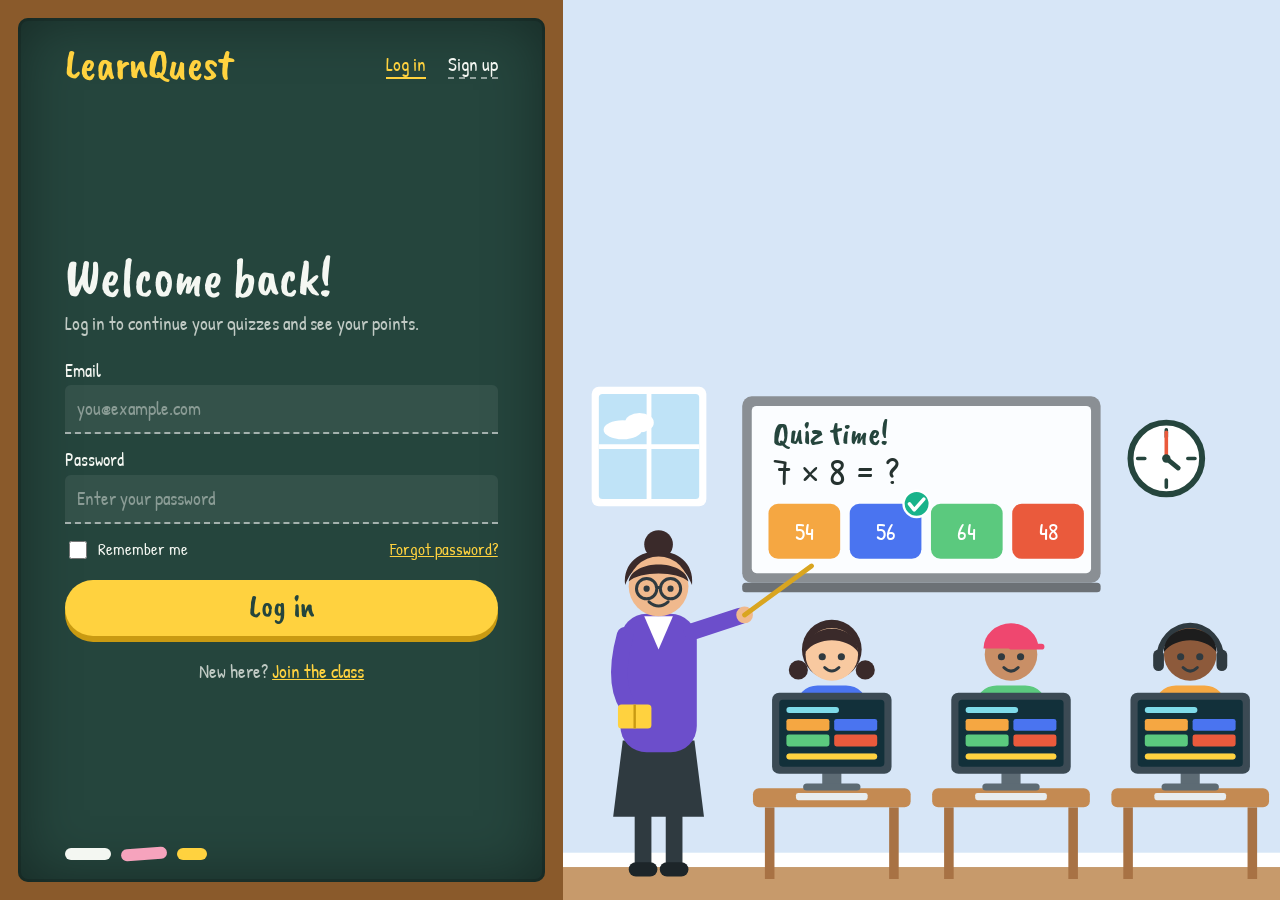
<file: LearnQuest/quiz.html>
<!DOCTYPE html>
<html lang="en">
<head>
  <meta charset="UTF-8">
  <meta name="viewport" content="width=device-width, initial-scale=1">
  <title>Quiz | LearnQuest</title>
  <link rel="preconnect" href="https://fonts.googleapis.com">
  <link rel="preconnect" href="https://fonts.gstatic.com" crossorigin>
  <link href="https://fonts.googleapis.com/css2?family=Caveat+Brush&family=Patrick+Hand&display=swap" rel="stylesheet">
  <link rel="stylesheet" href="style.css">
  <style>
    /* ---------- Quiz-page specific styles (reuses tokens from style.css) ---------- */
    .quiz-top { display: flex; justify-content: space-between; align-items: center; margin-bottom: 18px; position: relative; z-index: 5; }
    .quiz-exit {
      font: inherit;
      color: var(--chalk);
      background: none;
      border: 2px solid rgba(255, 255, 255, 0.35);
      border-radius: 999px;
      padding: 6px 16px;
      cursor: pointer;
    }
    .quiz-exit:hover { border-color: var(--yellow); color: var(--yellow); }

    .quiz-meta { display: flex; flex-direction: column; gap: 6px; align-items: flex-end; }
    .quiz-topic-label { font-family: var(--font-title); font-size: 1.5rem; color: rgba(255, 210, 63, 0.9); }
    .quiz-progress-text { font-size: 0.95rem; color: rgba(244, 247, 242, 0.7); }

    .progress-track {
      width: 100%;
      height: 10px;
      background: rgba(255, 255, 255, 0.08);
      border-radius: 999px;
      overflow: hidden;
      margin-bottom: 30px;
      position: relative;
      z-index: 5;
    }
    .progress-fill {
      height: 100%;
      background: var(--yellow);
      border-radius: 999px;
      transition: width 0.35s ease;
    }

    .quiz-stage { position: relative; z-index: 1; flex: 1; display: flex; flex-direction: column; align-items: center; justify-content: center; text-align: center; }

    .quiz-card { width: 100%; max-width: 680px; margin: 0 auto; animation: fade 0.4s both; }
    .quiz-q-label { font-size: 1rem; color: rgba(255, 210, 63, 0.85); margin-bottom: 8px; }
    .quiz-question {
      font-family: var(--font-title);
      font-weight: 400;
      font-size: 2.2rem;
      line-height: 1.2;
      margin: 0 0 34px;
    }

    .quiz-options { display: grid; grid-template-columns: 1fr 1fr; gap: 16px; }
    .quiz-option {
      font: inherit;
      font-size: 1.15rem;
      color: var(--chalk);
      background: rgba(255, 255, 255, 0.04);
      border: 2px dashed rgba(255, 255, 255, 0.4);
      border-radius: 14px;
      padding: 18px 16px;
      cursor: pointer;
      text-align: left;
      transition: transform 0.15s, border-color 0.15s, background 0.15s;
    }
    .quiz-option:hover { transform: translateY(-3px) rotate(-0.5deg); border-color: var(--yellow); }
    .quiz-option:disabled { cursor: default; }
    .quiz-option .opt-letter {
      display: inline-grid;
      place-items: center;
      width: 26px; height: 26px;
      border-radius: 50%;
      border: 2px solid rgba(255, 255, 255, 0.4);
      font-size: 0.95rem;
      margin-right: 10px;
    }
    .quiz-option.correct {
      border-style: solid;
      border-color: #5bc97e;
      background: rgba(91, 201, 126, 0.16);
      animation: correctPop 0.5s ease;
    }
    .quiz-option.correct .opt-letter { border-color: #5bc97e; background: #5bc97e; color: var(--board); }
    .quiz-option.wrong {
      border-style: solid;
      border-color: #ea5a3c;
      background: rgba(234, 90, 60, 0.16);
      animation: wrongShake 0.5s ease;
    }
    .quiz-option.wrong .opt-letter { border-color: #ea5a3c; background: #ea5a3c; color: var(--chalk); }

    @keyframes correctPop {
      0%   { transform: scale(1); }
      35%  { transform: scale(1.06); box-shadow: 0 0 0 8px rgba(91, 201, 126, 0.22); }
      100% { transform: scale(1); box-shadow: 0 0 0 0 rgba(91, 201, 126, 0); }
    }
    @keyframes wrongShake {
      0%, 100% { transform: translateX(0); }
      15% { transform: translateX(-9px); }
      30% { transform: translateX(8px); }
      45% { transform: translateX(-7px); }
      60% { transform: translateX(6px); }
      75% { transform: translateX(-4px); }
      90% { transform: translateX(3px); }
    }

    .quiz-feedback { min-height: 1.6rem; margin: 18px 0 4px; font-family: var(--font-title); font-size: 1.4rem; }
    .quiz-feedback.correct-text { color: #5bc97e; }
    .quiz-feedback.wrong-text { color: #ea5a3c; }

    .quiz-next { margin-top: 18px; }

    /* ---------- Results screen ---------- */
    .result-card { width: 100%; max-width: 560px; margin: 0 auto; animation: fade 0.5s both; }
    .result-star { font-size: 3.4rem; animation: pulse 2s ease-in-out infinite; }
    .result-title { font-family: var(--font-title); font-weight: 400; font-size: 2.6rem; margin: 6px 0 4px; }
    .result-sub { color: rgba(244, 247, 242, 0.75); margin: 0 0 26px; }

    .result-stats { display: flex; justify-content: center; gap: 36px; margin-bottom: 30px; }
    .result-stat { display: flex; flex-direction: column; align-items: center; gap: 4px; }
    .result-stat .num { font-family: var(--font-title); font-size: 2.1rem; color: var(--yellow); }
    .result-stat .label { font-size: 0.9rem; color: rgba(244, 247, 242, 0.65); }

    .result-actions { display: flex; gap: 14px; justify-content: center; flex-wrap: wrap; }
    .result-actions .btn, .result-actions .btn-secondary { width: auto; min-width: 180px; }

    .quiz-loading, .quiz-error { text-align: center; }
    .quiz-error p { color: #ff9d9d; margin-bottom: 18px; }

    @media (max-width: 640px) {
      .quiz-options { grid-template-columns: 1fr; }
      .quiz-question { font-size: 1.7rem; }
      .quiz-top { flex-direction: column; align-items: flex-start; gap: 10px; }
      .quiz-meta { align-items: flex-start; }
    }
  </style>
</head>
<body>
  <div class="dash-frame">
    <main class="dash-board">

      <div class="doodles" aria-hidden="true">
        <span class="doodle d1">&#9733;</span>
        <span class="doodle d2">&#9834;</span>
        <span class="doodle d3">&#10022;</span>
        <span class="doodle d4">&#10084;</span>
        <span class="doodle d5">&#9728;</span>
        <span class="doodle d6">&#9729;</span>
      </div>

      <div class="quiz-top">
        <button class="quiz-exit" type="button" id="exitBtn">&#8592; Back to topics</button>
        <div class="quiz-meta">
          <span class="quiz-topic-label" id="quizTopicLabel">Topic</span>
          <span class="quiz-progress-text" id="quizProgressText">Question 1 of 10</span>
        </div>
      </div>

      <div class="progress-track">
        <div class="progress-fill" id="progressFill" style="width: 0%;"></div>
      </div>

      <div class="quiz-stage" id="quizStage">

        <!-- Loading state -->
        <div class="quiz-loading" id="loadingState">
          <p class="quiz-question">Shuffling your questions&hellip;</p>
        </div>

        <!-- Error state -->
        <div class="quiz-error" id="errorState" hidden>
          <p>Couldn't load questions. Make sure your backend server is running on port 8080.</p>
          <button class="btn" id="retryBtn" type="button" style="width:auto; padding-left:28px; padding-right:28px;">Try again</button>
        </div>

        <!-- Question card -->
        <div class="quiz-card" id="questionCard" hidden>
          <p class="quiz-q-label" id="qLabel">Question 1</p>
          <h1 class="quiz-question" id="qText">Loading question&hellip;</h1>
          <div class="quiz-options" id="qOptions"></div>
          <p class="quiz-feedback" id="qFeedback"></p>
          <button class="btn quiz-next" id="nextBtn" type="button" hidden>Next question</button>
        </div>

        <!-- Results card -->
        <div class="result-card" id="resultCard" hidden>
          <div class="result-star">&#127942;</div>
          <h1 class="result-title" id="resultTitle">Great job!</h1>
          <p class="result-sub" id="resultSub">You finished the quiz.</p>

          <div class="result-stats">
            <div class="result-stat">
              <span class="num" id="resultCorrect">0/10</span>
              <span class="label">Correct</span>
            </div>
            <div class="result-stat">
              <span class="num" id="resultPoints">+0</span>
              <span class="label">Points earned</span>
            </div>
          </div>

          <div class="result-actions">
            <button class="btn-secondary" id="backToDashBtn" type="button">Back to topics</button>
            <button class="btn" id="retakeBtn" type="button">Try again</button>
          </div>
        </div>

      </div>

    </main>
  </div>

  <!-- Session expired modal -->
  <div class="modal-overlay" id="sessionExpiredOverlay" hidden>
    <div class="modal" role="dialog" aria-modal="true" aria-labelledby="sessionExpiredTitle">
      <h2 id="sessionExpiredTitle">Session expired</h2>
      <p class="modal-sub">Your session has expired. Please log in again to continue.</p>
      <button type="button" class="btn" id="sessionExpiredBtn">OK</button>
    </div>
  </div>

  <script src="quiz.js"></script>
</body>
</html>
</file>
<file: style.css>
/* ---------- Tokens ---------- */
:root {
  --board: #25453d;
  --chalk: #f4f7f2;
  --yellow: #ffd23f;
  --yellow-dark: #c99a12;
  --wood: #8a5a2b;
  --wall: #d7e6f7;
  --ink: #25322f;

  --font-hand: "Patrick Hand", "Comic Sans MS", cursive, sans-serif;
  --font-title: "Caveat Brush", "Patrick Hand", cursive;
}

/* ---------- Base ---------- */
*, *::before, *::after { box-sizing: border-box; }
body {
  margin: 0;
  min-height: 100vh;
  font-family: var(--font-hand);
  font-size: 1.2rem;
  line-height: 1.4;
  color: var(--chalk);
  background: var(--wall);
}
a { color: var(--yellow); }
:focus-visible { outline: 3px solid var(--yellow); outline-offset: 3px; }

/* ---------- Layout: chalkboard | classroom ---------- */
.layout { display: grid; grid-template-columns: minmax(380px, 44%) 1fr; min-height: 100vh; }

/* ---------- Chalkboard (form side) ---------- */
.panel { background: var(--wood); padding: 18px; display: flex; }
.chalk {
  flex: 1;
  display: flex;
  flex-direction: column;
  background: var(--board);
  border-radius: 10px;
  padding: 26px 9% 22px;
  box-shadow: inset 0 0 60px rgba(0, 0, 0, 0.4), inset 0 0 0 3px rgba(0, 0, 0, 0.15);
}
.chalk-top { display: flex; justify-content: space-between; align-items: center; }
.logo { font-family: var(--font-title); font-size: 2.6rem; line-height: 1; color: var(--yellow); text-decoration: none; display: inline-block; }
.logo:hover { animation: wiggle 0.5s ease-in-out; }
.chalk-nav a {
  color: var(--chalk);
  text-decoration: none;
  margin-left: 18px;
  border-bottom: 2px dashed rgba(255, 255, 255, 0.5);
}
.chalk-nav a:hover { color: var(--yellow); }
.chalk-nav a[aria-current] { color: var(--yellow); border-bottom: 2px solid var(--yellow); }

.form-area { margin: auto 0; padding: 28px 0; }
h1 {
  font-family: var(--font-title);
  font-weight: 400;
  font-size: 3.4rem;
  line-height: 1.05;
  margin: 0 0 4px;
  animation: write 1.1s steps(20) 0.2s both;
}
.intro { margin: 0 0 22px; color: rgba(244, 247, 242, 0.75); animation: fade 0.6s 1.1s both; }
form { animation: fade 0.6s 1.1s both; }

.field { margin-bottom: 14px; }
.field label { display: block; padding: 0; margin-bottom: 2px; font-size: 1.1rem; }
.field input, .field select {
  width: 100%;
  padding: 10px 12px;
  font: inherit;
  color: var(--chalk);
  background: rgba(255, 255, 255, 0.07);
  border: 0;
  border-bottom: 2px dashed rgba(255, 255, 255, 0.55);
  border-radius: 6px 6px 0 0;
  transition: background 0.15s, border-color 0.15s;
}
.field input::placeholder { color: rgba(244, 247, 242, 0.45); }
.field select option { color: var(--ink); background: #fff; }
.field input:focus, .field select:focus {
  outline: none;
  background: rgba(255, 255, 255, 0.16);
  border-bottom: 2px solid var(--yellow);
}

.row { display: flex; justify-content: space-between; align-items: center; margin: 4px 0 18px; font-size: 1.05rem; }
.row label { display: flex; align-items: center; gap: 8px; cursor: pointer; }
.row input { width: 18px; height: 18px; accent-color: var(--yellow); }

.btn {
  width: 100%;
  padding: 8px 12px 10px;
  font-family: var(--font-title);
  font-size: 2rem;
  line-height: 1.2;
  color: var(--board);
  background: var(--yellow);
  border: 0;
  border-radius: 999px;
  box-shadow: 0 6px 0 var(--yellow-dark);
  cursor: pointer;
}
.btn:hover { animation: wiggle 0.45s ease-in-out; }
.btn:active { transform: translateY(4px); box-shadow: 0 2px 0 var(--yellow-dark); }

.switch { margin: 22px 0 0; text-align: center; color: rgba(244, 247, 242, 0.75); }

.form-error {
  margin: -6px 0 14px;
  font-size: 0.95rem;
  color: #ff9d9d;
}

.chalk-foot { display: flex; gap: 10px; }
.stick { display: block; width: 46px; height: 12px; border-radius: 6px; background: var(--chalk); }
.stick:nth-child(2) { background: #f6a3bd; transform: rotate(-4deg); }
.stick:nth-child(3) { background: var(--yellow); width: 30px; }

/* ---------- Classroom scene ---------- */
.scene { position: relative; overflow: hidden; display: flex; align-items: flex-end; background: var(--wall); }
.room { display: block; width: 100%; height: auto; overflow: visible; }
.room text { font-family: var(--font-hand); }
.bt { font-family: var(--font-title) !important; font-size: 28px; fill: #25453d; }
.qt { font-size: 32px; fill: var(--ink); }
.ot { font-size: 20px; fill: #fff; text-anchor: middle; }
.plus {
  font-family: var(--font-title) !important;
  font-size: 24px; fill: #f2a900; stroke: #fff; stroke-width: 4px; paint-order: stroke;
  text-anchor: middle; opacity: 0;
  animation: rise 5s ease-out infinite;
}

.hand  { transform-origin: 505px 100px; animation: spin 12s linear infinite; }
.cloud { animation: drift 16s ease-in-out infinite alternate; }
.tap   { transform-origin: 108px 245px; animation: tap 1.4s ease-in-out infinite; }
.kid   { animation: kidbob 2.6s ease-in-out infinite; }
.eyes  { transform-box: fill-box; transform-origin: center; animation: blink 4s infinite; }
.prog  { transform-box: fill-box; transform-origin: left center; animation: fill 5s ease-in-out infinite; }
.pick  { animation: pulse 2.5s ease-in-out infinite; }
.tick  { transform-box: fill-box; transform-origin: center; animation: popin 6s infinite; }

/* ---------- Animations ---------- */
@keyframes write  { from { clip-path: inset(0 100% 0 0); } to { clip-path: inset(0 0 0 0); } }
@keyframes fade   { from { opacity: 0; transform: translateY(10px); } to { opacity: 1; transform: none; } }
@keyframes wiggle { 0%, 100% { transform: rotate(0); } 25% { transform: rotate(-1.5deg) scale(1.02); } 75% { transform: rotate(1.5deg) scale(1.02); } }
@keyframes spin   { to { transform: rotate(360deg); } }
@keyframes drift  { from { transform: translateX(0); } to { transform: translateX(46px); } }
@keyframes tap    { 0%, 100% { transform: rotate(0); } 50% { transform: rotate(-8deg); } }
@keyframes kidbob { 0%, 100% { transform: translateY(0); } 50% { transform: translateY(-5px); } }
@keyframes blink  { 0%, 92%, 100% { transform: scaleY(1); } 96% { transform: scaleY(0.1); } }
@keyframes fill   { 0% { transform: scaleX(0.05); } 85%, 100% { transform: scaleX(1); } }
@keyframes pulse  { 0%, 100% { opacity: 0.55; } 50% { opacity: 1; } }
@keyframes popin  { 0%, 55% { transform: scale(0); } 62% { transform: scale(1.3); } 70%, 92% { transform: scale(1); } 100% { transform: scale(0); } }
@keyframes rise   { 0% { opacity: 0; transform: translateY(0); } 10%, 40% { opacity: 1; } 40% { transform: translateY(-26px); } 55%, 100% { opacity: 0; transform: translateY(-34px); } }
@keyframes draw   { to { stroke-dashoffset: 0; } }
@keyframes hover  { 0%, 100% { transform: translateY(0); } 50% { transform: translateY(-12px); } }
@keyframes doodleFloat { 0%, 100% { transform: translate(0, 0) rotate(0deg); } 50% { transform: translate(var(--dx, 10px), -16px) rotate(10deg); } }
@keyframes cardPop {
  0%   { transform: scale(1) rotate(0); }
  35%  { transform: scale(1.14) rotate(-4deg); }
  65%  { transform: scale(0.95) rotate(3deg); }
  100% { transform: scale(1) rotate(0); }
}
@keyframes confettiBurst {
  0%   { transform: translate(0, 0) scale(1); opacity: 1; }
  100% { transform: translate(var(--dx), var(--dy)) scale(0.3); opacity: 0; }
}
@keyframes iconHop   { 0%, 100% { transform: translateY(0) rotate(0); } 30% { transform: translateY(-7px) rotate(-10deg); } 60% { transform: translateY(0) rotate(8deg); } 80% { transform: translateY(-3px) rotate(-4deg); } }
@keyframes inviteBounce { 0%, 20%, 50%, 80%, 100% { transform: translateY(0); } 40% { transform: translateY(-9px); } 60% { transform: translateY(-4px); } }

/* ---------- Dashboard: full-screen board ---------- */
.dash-frame { min-height: 100vh; background: var(--wood); padding: 18px; }
.dash-board {
  position: relative;
  overflow: hidden;
  min-height: calc(100vh - 36px);
  background: var(--board);
  border-radius: 10px;
  box-shadow: inset 0 0 80px rgba(0, 0, 0, 0.4), inset 0 0 0 3px rgba(0, 0, 0, 0.15);
  padding: 22px 6vw 36px;
  display: flex;
  flex-direction: column;
  animation: fade 0.5s both;
}
.dash-heading, .dash-content { position: relative; z-index: 1; }
.dash-top { position: relative; z-index: 5; }

/* ---------- Floating doodles ---------- */
.doodles { position: absolute; inset: 0; z-index: 0; pointer-events: none; overflow: hidden; }
.doodle {
  position: absolute;
  opacity: 0.4;
  animation: doodleFloat ease-in-out infinite;
}
.d1 { left: 6%;  top: 14%; font-size: 1.6rem; color: var(--yellow); animation-duration: 6s; --dx: 14px; }
.d2 { left: 92%; top: 20%; font-size: 1.3rem; color: #7fdcea;       animation-duration: 7.5s; animation-delay: 0.6s; --dx: -12px; }
.d3 { left: 88%; top: 68%; font-size: 1.8rem; color: #f6a3bd;       animation-duration: 8s;   animation-delay: 1.2s; --dx: -16px; }
.d4 { left: 4%;  top: 72%; font-size: 1.4rem; color: #5bc97e;       animation-duration: 6.5s; animation-delay: 0.3s; --dx: 10px; }
.d5 { left: 50%; top: 8%;  font-size: 1.2rem; color: var(--yellow); animation-duration: 9s;   animation-delay: 1.6s; --dx: 8px; }
.d6 { left: 70%; top: 88%; font-size: 1.5rem; color: #7fdcea;       animation-duration: 7s;   animation-delay: 0.9s; --dx: -10px; }

.dash-top { display: flex; justify-content: space-between; align-items: flex-start; margin-bottom: 8px; }
.dash-brand { display: flex; flex-direction: column; gap: 4px; }
.greeting {
  margin: 0;
  font-family: var(--font-title);
  font-weight: 400;
  font-size: 1.9rem;
  line-height: 1.1;
  color: rgba(255, 210, 63, 0.9);
}
.dash-user { display: flex; align-items: center; gap: 14px; }
.points-badge {
  display: inline-flex; align-items: center; gap: 6px;
  background: rgba(255, 210, 63, 0.14);
  border: 2px dashed rgba(255, 210, 63, 0.6);
  color: var(--yellow);
  padding: 6px 14px;
  border-radius: 999px;
  font-size: 1.1rem;
}
.points-badge .star { animation: pulse 2.2s ease-in-out infinite; }

/* ---------- Profile menu ---------- */
.profile-menu { position: relative; }
.avatar {
  width: 42px; height: 42px;
  display: grid; place-items: center;
  font: inherit;
  font-size: 1.4rem;
  background: rgba(255, 255, 255, 0.08);
  border: 2px solid rgba(255, 255, 255, 0.35);
  border-radius: 50%;
  overflow: hidden;
  color: inherit;
  cursor: pointer;
  transition: border-color 0.15s, transform 0.15s;
}
.avatar svg, .avatar-option svg { border-radius: 50%; }
.avatar:hover, .avatar:focus-visible { border-color: var(--yellow); animation: wiggle 0.45s ease-in-out; }

.profile-dropdown {
  position: absolute;
  top: calc(100% + 10px);
  right: 0;
  z-index: 20;
  min-width: 160px;
  background: var(--board);
  border: 2px solid rgba(255, 255, 255, 0.25);
  border-radius: 12px;
  box-shadow: 0 10px 24px rgba(0, 0, 0, 0.35);
  padding: 8px;
  display: flex;
  flex-direction: column;
  gap: 2px;
  animation: fade 0.15s both;
}
.profile-dropdown button {
  font: inherit;
  font-size: 1.05rem;
  color: var(--chalk);
  background: none;
  border: 0;
  text-align: left;
  padding: 9px 10px;
  border-radius: 8px;
  cursor: pointer;
}
.profile-dropdown button:hover { background: rgba(255, 255, 255, 0.08); }
#logoutBtn { color: #ff9d9d; }
.profile-dropdown[hidden] { display: none; }

/* ---------- Settings modal ---------- */
.modal-overlay {
  position: fixed;
  inset: 0;
  z-index: 50;
  background: rgba(0, 0, 0, 0.55);
  display: flex;
  align-items: center;
  justify-content: center;
  padding: 20px;
  animation: fade 0.2s both;
}
.modal-overlay[hidden] { display: none; }
.modal {
  width: 100%;
  max-width: 420px;
  max-height: 90vh;
  overflow-y: auto;
  background: var(--board);
  border: 3px solid rgba(255, 255, 255, 0.15);
  border-radius: 16px;
  box-shadow: inset 0 0 50px rgba(0, 0, 0, 0.35);
  padding: 26px 24px;
}
.modal h2 {
  font-family: var(--font-title);
  font-weight: 400;
  font-size: 2.1rem;
  margin: 0 0 16px;
}
.avatar-grid { display: grid; grid-template-columns: repeat(5, 1fr); gap: 10px; }
.avatar-option {
  font-size: 1.6rem;
  aspect-ratio: 1;
  display: grid; place-items: center;
  background: rgba(255, 255, 255, 0.06);
  border: 2px solid rgba(255, 255, 255, 0.3);
  border-radius: 50%;
  overflow: hidden;
  cursor: pointer;
  transition: border-color 0.15s, transform 0.15s;
}
.avatar-option:hover { transform: scale(1.08); }
.avatar-option.selected { border-color: var(--yellow); background: rgba(255, 210, 63, 0.18); }

.modal-actions { display: flex; gap: 12px; margin-top: 20px; }
.modal-actions .btn { font-size: 1.5rem; padding: 8px 12px 9px; }
.btn-secondary {
  flex: 1;
  font: inherit;
  font-size: 1.05rem;
  color: var(--chalk);
  background: none;
  border: 2px solid rgba(255, 255, 255, 0.35);
  border-radius: 999px;
  cursor: pointer;
}
.btn-secondary:hover { border-color: var(--yellow); color: var(--yellow); }

.dash-heading { margin: 22px 0 28px; animation: fade 0.6s 0.1s both; }
.dash-heading h1 { font-size: 2.8rem; margin-bottom: 4px; animation: none; }
.dash-heading .intro { margin: 0; }

.dash-content { display: flex; align-items: flex-start; flex-wrap: wrap; }

.topics {
  display: grid;
  grid-template-columns: repeat(5, 1fr);
  gap: 28px;
  flex: 1 1 100%;
  width: 100%;
}
.topic-card {
  font: inherit;
  color: var(--chalk);
  background: rgba(255, 255, 255, 0.04);
  border: 2px dashed rgba(255, 255, 255, 0.4);
  border-radius: 18px;
  padding: 34px 18px 28px;
  cursor: pointer;
  display: flex;
  flex-direction: column;
  align-items: center;
  justify-content: center;
  gap: 16px;
  text-align: center;
  transition: transform 0.15s, border-color 0.15s, background 0.15s;
  animation: fade 0.5s both;
}
.topic-card:nth-child(1)  { animation-delay: 0.08s; }
.topic-card:nth-child(2)  { animation-delay: 0.13s; }
.topic-card:nth-child(3)  { animation-delay: 0.18s; }
.topic-card:nth-child(4)  { animation-delay: 0.23s; }
.topic-card:nth-child(5)  { animation-delay: 0.28s; }
.topic-card:nth-child(6)  { animation-delay: 0.33s; }
.topic-card:nth-child(7)  { animation-delay: 0.38s; }
.topic-card:nth-child(8)  { animation-delay: 0.43s; }
.topic-card:nth-child(9)  { animation-delay: 0.48s; }
.topic-card:nth-child(10) { animation-delay: 0.53s; }
.topic-card:hover { transform: translateY(-4px) rotate(-1deg); border-color: var(--yellow); }
.topic-card:active { transform: translateY(0) rotate(0); }
.topic-card.selected {
  border-style: solid;
  border-color: var(--yellow);
  background: rgba(255, 210, 63, 0.12);
  animation: cardPop 0.5s ease-in-out;
}

/* ---------- Confetti burst (topic card selection) ---------- */
.confetti-piece {
  position: fixed;
  width: 9px; height: 9px;
  border-radius: 2px;
  pointer-events: none;
  z-index: 999;
  animation: confettiBurst 0.7s ease-out forwards;
}

.topic-icon { width: 72px; height: 72px; color: var(--yellow); overflow: visible; transform-origin: center; }
.topic-card:hover .topic-icon { animation: iconHop 0.6s ease; }
.topic-icon path, .topic-icon circle, .topic-icon ellipse {
  stroke-dasharray: 220;
  stroke-dashoffset: 220;
  animation: draw 1s ease forwards;
}
.topic-card:nth-child(1)  .topic-icon path, .topic-card:nth-child(1)  .topic-icon circle, .topic-card:nth-child(1)  .topic-icon ellipse { animation-delay: 0.28s; }
.topic-card:nth-child(2)  .topic-icon path, .topic-card:nth-child(2)  .topic-icon circle, .topic-card:nth-child(2)  .topic-icon ellipse { animation-delay: 0.33s; }
.topic-card:nth-child(3)  .topic-icon path, .topic-card:nth-child(3)  .topic-icon circle, .topic-card:nth-child(3)  .topic-icon ellipse { animation-delay: 0.38s; }
.topic-card:nth-child(4)  .topic-icon path, .topic-card:nth-child(4)  .topic-icon circle, .topic-card:nth-child(4)  .topic-icon ellipse { animation-delay: 0.43s; }
.topic-card:nth-child(5)  .topic-icon path, .topic-card:nth-child(5)  .topic-icon circle, .topic-card:nth-child(5)  .topic-icon ellipse { animation-delay: 0.48s; }
.topic-card:nth-child(6)  .topic-icon path, .topic-card:nth-child(6)  .topic-icon circle, .topic-card:nth-child(6)  .topic-icon ellipse { animation-delay: 0.53s; }
.topic-card:nth-child(7)  .topic-icon path, .topic-card:nth-child(7)  .topic-icon circle, .topic-card:nth-child(7)  .topic-icon ellipse { animation-delay: 0.58s; }
.topic-card:nth-child(8)  .topic-icon path, .topic-card:nth-child(8)  .topic-icon circle, .topic-card:nth-child(8)  .topic-icon ellipse { animation-delay: 0.63s; }
.topic-card:nth-child(9)  .topic-icon path, .topic-card:nth-child(9)  .topic-icon circle, .topic-card:nth-child(9)  .topic-icon ellipse { animation-delay: 0.68s; }
.topic-card:nth-child(10) .topic-icon path, .topic-card:nth-child(10) .topic-icon circle, .topic-card:nth-child(10) .topic-icon ellipse { animation-delay: 0.73s; }

.topic-name { font-size: 1.35rem; }

/* ---------- Difficulty modal ---------- */
.modal-sub {
  margin: -8px 0 22px;
  color: rgba(255, 210, 63, 0.9);
  font-family: var(--font-title);
  font-size: 1.4rem;
}

.difficulty-grid { display: grid; grid-template-columns: repeat(3, 1fr); gap: 14px; margin-bottom: 20px; }
.difficulty-btn {
  font: inherit;
  color: var(--chalk);
  background: rgba(255, 255, 255, 0.04);
  border: 2px dashed rgba(255, 255, 255, 0.4);
  border-radius: 14px;
  padding: 18px 8px 14px;
  cursor: pointer;
  display: flex;
  flex-direction: column;
  align-items: center;
  gap: 6px;
  text-align: center;
  transition: transform 0.15s, border-color 0.15s, background 0.15s;
}
.difficulty-btn:hover {
  transform: translateY(-4px) rotate(-1deg);
  border-color: var(--yellow);
  background: rgba(255, 210, 63, 0.08);
}
.difficulty-btn:active { transform: translateY(0) rotate(0); }

.diff-stars { display: flex; gap: 2px; color: var(--yellow); margin-bottom: 4px; }
.diff-star { width: 20px; height: 20px; overflow: visible; }
.difficulty-btn:hover .diff-star { animation: iconHop 0.6s ease; }
.difficulty-btn:nth-child(2) .diff-star:nth-child(2) { animation-delay: 0.05s; }
.difficulty-btn:nth-child(3) .diff-star:nth-child(2) { animation-delay: 0.05s; }
.difficulty-btn:nth-child(3) .diff-star:nth-child(3) { animation-delay: 0.1s; }

.diff-label { font-family: var(--font-title); font-size: 1.3rem; }
.diff-sub { font-size: 0.85rem; color: rgba(244, 247, 242, 0.6); }

/* ---------- Responsive ---------- */
@media (max-width: 1300px) {
  .topics { grid-template-columns: repeat(4, 1fr); }
}

@media (max-width: 900px) {
  .layout { grid-template-columns: 1fr; }
  .panel { padding: 12px; }
  .chalk { padding: 22px 7%; }
  h1 { font-size: 2.8rem; }
  .scene { min-height: 260px; }
  .dash-board { padding: 18px 6vw 28px; }
  .dash-heading h1 { font-size: 2.2rem; }
  .greeting { font-size: 1.4rem; }
  .avatar-grid { grid-template-columns: repeat(4, 1fr); }
  .topics { grid-template-columns: repeat(3, 1fr); gap: 18px; }
  .topic-card { padding: 22px 12px 18px; }
  .topic-icon { width: 54px; height: 54px; }
}

@media (max-width: 560px) {
  .topics { grid-template-columns: repeat(2, 1fr); }
  .difficulty-grid { grid-template-columns: 1fr; }
}

@media (prefers-reduced-motion: reduce) {
  *, *::before, *::after { animation: none !important; transition: none !important; }
  .plus { opacity: 0; }
  .topic-icon path, .topic-icon circle, .topic-icon ellipse { stroke-dashoffset: 0; }
}
</file>
<file: LearnQuest/style.css>
/* ---------- Tokens ---------- */
:root {
  --board: #25453d;
  --chalk: #f4f7f2;
  --yellow: #ffd23f;
  --yellow-dark: #c99a12;
  --wood: #8a5a2b;
  --wall: #d7e6f7;
  --ink: #25322f;

  --font-hand: "Patrick Hand", "Comic Sans MS", cursive, sans-serif;
  --font-title: "Caveat Brush", "Patrick Hand", cursive;
}

/* ---------- Base ---------- */
*, *::before, *::after { box-sizing: border-box; }
body {
  margin: 0;
  min-height: 100vh;
  font-family: var(--font-hand);
  font-size: 1.2rem;
  line-height: 1.4;
  color: var(--chalk);
  background: var(--wall);
}
a { color: var(--yellow); }
:focus-visible { outline: 3px solid var(--yellow); outline-offset: 3px; }

/* ---------- Layout: chalkboard | classroom ---------- */
.layout { display: grid; grid-template-columns: minmax(380px, 44%) 1fr; min-height: 100vh; }

/* ---------- Chalkboard (form side) ---------- */
.panel { background: var(--wood); padding: 18px; display: flex; }
.chalk {
  flex: 1;
  display: flex;
  flex-direction: column;
  background: var(--board);
  border-radius: 10px;
  padding: 26px 9% 22px;
  box-shadow: inset 0 0 60px rgba(0, 0, 0, 0.4), inset 0 0 0 3px rgba(0, 0, 0, 0.15);
}
.chalk-top { display: flex; justify-content: space-between; align-items: center; }
.logo { font-family: var(--font-title); font-size: 2.6rem; line-height: 1; color: var(--yellow); text-decoration: none; display: inline-block; }
.logo:hover { animation: wiggle 0.5s ease-in-out; }
.chalk-nav a {
  color: var(--chalk);
  text-decoration: none;
  margin-left: 18px;
  border-bottom: 2px dashed rgba(255, 255, 255, 0.5);
}
.chalk-nav a:hover { color: var(--yellow); }
.chalk-nav a[aria-current] { color: var(--yellow); border-bottom: 2px solid var(--yellow); }

.form-area { margin: auto 0; padding: 28px 0; }
h1 {
  font-family: var(--font-title);
  font-weight: 400;
  font-size: 3.4rem;
  line-height: 1.05;
  margin: 0 0 4px;
  animation: write 1.1s steps(20) 0.2s both;
}
.intro { margin: 0 0 22px; color: rgba(244, 247, 242, 0.75); animation: fade 0.6s 1.1s both; }
form { animation: fade 0.6s 1.1s both; }

.field { margin-bottom: 14px; }
.field label { display: block; padding: 0; margin-bottom: 2px; font-size: 1.1rem; }
.field input, .field select {
  width: 100%;
  padding: 10px 12px;
  font: inherit;
  color: var(--chalk);
  background: rgba(255, 255, 255, 0.07);
  border: 0;
  border-bottom: 2px dashed rgba(255, 255, 255, 0.55);
  border-radius: 6px 6px 0 0;
  transition: background 0.15s, border-color 0.15s;
}
.field input::placeholder { color: rgba(244, 247, 242, 0.45); }
.field select option { color: var(--ink); background: #fff; }
.field input:focus, .field select:focus {
  outline: none;
  background: rgba(255, 255, 255, 0.16);
  border-bottom: 2px solid var(--yellow);
}

.row { display: flex; justify-content: space-between; align-items: center; margin: 4px 0 18px; font-size: 1.05rem; }
.row label { display: flex; align-items: center; gap: 8px; cursor: pointer; }
.row input { width: 18px; height: 18px; accent-color: var(--yellow); }

.btn {
  width: 100%;
  padding: 8px 12px 10px;
  font-family: var(--font-title);
  font-size: 2rem;
  line-height: 1.2;
  color: var(--board);
  background: var(--yellow);
  border: 0;
  border-radius: 999px;
  box-shadow: 0 6px 0 var(--yellow-dark);
  cursor: pointer;
}
.btn:hover { animation: wiggle 0.45s ease-in-out; }
.btn:active { transform: translateY(4px); box-shadow: 0 2px 0 var(--yellow-dark); }

.switch { margin: 22px 0 0; text-align: center; color: rgba(244, 247, 242, 0.75); }

.form-error {
  margin: -6px 0 14px;
  font-size: 0.95rem;
  color: #ff9d9d;
}

.chalk-foot { display: flex; gap: 10px; }
.stick { display: block; width: 46px; height: 12px; border-radius: 6px; background: var(--chalk); }
.stick:nth-child(2) { background: #f6a3bd; transform: rotate(-4deg); }
.stick:nth-child(3) { background: var(--yellow); width: 30px; }

/* ---------- Classroom scene ---------- */
.scene { position: relative; overflow: hidden; display: flex; align-items: flex-end; background: var(--wall); }
.room { display: block; width: 100%; height: auto; overflow: visible; }
.room text { font-family: var(--font-hand); }
.bt { font-family: var(--font-title) !important; font-size: 28px; fill: #25453d; }
.qt { font-size: 32px; fill: var(--ink); }
.ot { font-size: 20px; fill: #fff; text-anchor: middle; }
.plus {
  font-family: var(--font-title) !important;
  font-size: 24px; fill: #f2a900; stroke: #fff; stroke-width: 4px; paint-order: stroke;
  text-anchor: middle; opacity: 0;
  animation: rise 5s ease-out infinite;
}

.hand  { transform-origin: 505px 100px; animation: spin 12s linear infinite; }
.cloud { animation: drift 16s ease-in-out infinite alternate; }
.tap   { transform-origin: 108px 245px; animation: tap 1.4s ease-in-out infinite; }
.kid   { animation: kidbob 2.6s ease-in-out infinite; }
.eyes  { transform-box: fill-box; transform-origin: center; animation: blink 4s infinite; }
.prog  { transform-box: fill-box; transform-origin: left center; animation: fill 5s ease-in-out infinite; }
.pick  { animation: pulse 2.5s ease-in-out infinite; }
.tick  { transform-box: fill-box; transform-origin: center; animation: popin 6s infinite; }

/* ---------- Animations ---------- */
@keyframes write  { from { clip-path: inset(0 100% 0 0); } to { clip-path: inset(0 0 0 0); } }
@keyframes fade   { from { opacity: 0; transform: translateY(10px); } to { opacity: 1; transform: none; } }
@keyframes wiggle { 0%, 100% { transform: rotate(0); } 25% { transform: rotate(-1.5deg) scale(1.02); } 75% { transform: rotate(1.5deg) scale(1.02); } }
@keyframes spin   { to { transform: rotate(360deg); } }
@keyframes drift  { from { transform: translateX(0); } to { transform: translateX(46px); } }
@keyframes tap    { 0%, 100% { transform: rotate(0); } 50% { transform: rotate(-8deg); } }
@keyframes kidbob { 0%, 100% { transform: translateY(0); } 50% { transform: translateY(-5px); } }
@keyframes blink  { 0%, 92%, 100% { transform: scaleY(1); } 96% { transform: scaleY(0.1); } }
@keyframes fill   { 0% { transform: scaleX(0.05); } 85%, 100% { transform: scaleX(1); } }
@keyframes pulse  { 0%, 100% { opacity: 0.55; } 50% { opacity: 1; } }
@keyframes popin  { 0%, 55% { transform: scale(0); } 62% { transform: scale(1.3); } 70%, 92% { transform: scale(1); } 100% { transform: scale(0); } }
@keyframes rise   { 0% { opacity: 0; transform: translateY(0); } 10%, 40% { opacity: 1; } 40% { transform: translateY(-26px); } 55%, 100% { opacity: 0; transform: translateY(-34px); } }
@keyframes draw   { to { stroke-dashoffset: 0; } }
@keyframes hover  { 0%, 100% { transform: translateY(0); } 50% { transform: translateY(-12px); } }
@keyframes doodleFloat { 0%, 100% { transform: translate(0, 0) rotate(0deg); } 50% { transform: translate(var(--dx, 10px), -16px) rotate(10deg); } }
@keyframes cardPop {
  0%   { transform: scale(1) rotate(0); }
  35%  { transform: scale(1.14) rotate(-4deg); }
  65%  { transform: scale(0.95) rotate(3deg); }
  100% { transform: scale(1) rotate(0); }
}
@keyframes confettiBurst {
  0%   { transform: translate(0, 0) scale(1); opacity: 1; }
  100% { transform: translate(var(--dx), var(--dy)) scale(0.3); opacity: 0; }
}
@keyframes iconHop   { 0%, 100% { transform: translateY(0) rotate(0); } 30% { transform: translateY(-7px) rotate(-10deg); } 60% { transform: translateY(0) rotate(8deg); } 80% { transform: translateY(-3px) rotate(-4deg); } }
@keyframes inviteBounce { 0%, 20%, 50%, 80%, 100% { transform: translateY(0); } 40% { transform: translateY(-9px); } 60% { transform: translateY(-4px); } }

/* ---------- Dashboard: full-screen board ---------- */
.dash-frame { min-height: 100vh; background: var(--wood); padding: 18px; }
.dash-board {
  position: relative;
  overflow: hidden;
  min-height: calc(100vh - 36px);
  background: var(--board);
  border-radius: 10px;
  box-shadow: inset 0 0 80px rgba(0, 0, 0, 0.4), inset 0 0 0 3px rgba(0, 0, 0, 0.15);
  padding: 22px 6vw 36px;
  display: flex;
  flex-direction: column;
  animation: fade 0.5s both;
}
.dash-heading, .dash-content { position: relative; z-index: 1; }
.dash-top { position: relative; z-index: 5; }

/* ---------- Floating doodles ---------- */
.doodles { position: absolute; inset: 0; z-index: 0; pointer-events: none; overflow: hidden; }
.doodle {
  position: absolute;
  opacity: 0.4;
  animation: doodleFloat ease-in-out infinite;
}
.d1 { left: 6%;  top: 14%; font-size: 1.6rem; color: var(--yellow); animation-duration: 6s; --dx: 14px; }
.d2 { left: 92%; top: 20%; font-size: 1.3rem; color: #7fdcea;       animation-duration: 7.5s; animation-delay: 0.6s; --dx: -12px; }
.d3 { left: 88%; top: 68%; font-size: 1.8rem; color: #f6a3bd;       animation-duration: 8s;   animation-delay: 1.2s; --dx: -16px; }
.d4 { left: 4%;  top: 72%; font-size: 1.4rem; color: #5bc97e;       animation-duration: 6.5s; animation-delay: 0.3s; --dx: 10px; }
.d5 { left: 50%; top: 8%;  font-size: 1.2rem; color: var(--yellow); animation-duration: 9s;   animation-delay: 1.6s; --dx: 8px; }
.d6 { left: 70%; top: 88%; font-size: 1.5rem; color: #7fdcea;       animation-duration: 7s;   animation-delay: 0.9s; --dx: -10px; }

.dash-top { display: flex; justify-content: space-between; align-items: flex-start; margin-bottom: 8px; }
.dash-brand { display: flex; flex-direction: column; gap: 4px; }
.greeting {
  margin: 0;
  font-family: var(--font-title);
  font-weight: 400;
  font-size: 1.9rem;
  line-height: 1.1;
  color: rgba(255, 210, 63, 0.9);
}
.dash-user { display: flex; align-items: center; gap: 14px; }
.points-badge {
  display: inline-flex; align-items: center; gap: 6px;
  background: rgba(255, 210, 63, 0.14);
  border: 2px dashed rgba(255, 210, 63, 0.6);
  color: var(--yellow);
  padding: 6px 14px;
  border-radius: 999px;
  font-size: 1.1rem;
}
.points-badge .star { animation: pulse 2.2s ease-in-out infinite; }

/* ---------- Profile menu ---------- */
.profile-menu { position: relative; }
.avatar {
  width: 42px; height: 42px;
  display: grid; place-items: center;
  font: inherit;
  font-size: 1.4rem;
  background: rgba(255, 255, 255, 0.08);
  border: 2px solid rgba(255, 255, 255, 0.35);
  border-radius: 50%;
  overflow: hidden;
  color: inherit;
  cursor: pointer;
  transition: border-color 0.15s, transform 0.15s;
}
.avatar svg, .avatar-option svg { border-radius: 50%; }
.avatar:hover, .avatar:focus-visible { border-color: var(--yellow); animation: wiggle 0.45s ease-in-out; }

.profile-dropdown {
  position: absolute;
  top: calc(100% + 10px);
  right: 0;
  z-index: 20;
  min-width: 160px;
  background: var(--board);
  border: 2px solid rgba(255, 255, 255, 0.25);
  border-radius: 12px;
  box-shadow: 0 10px 24px rgba(0, 0, 0, 0.35);
  padding: 8px;
  display: flex;
  flex-direction: column;
  gap: 2px;
  animation: fade 0.15s both;
}
.profile-dropdown button {
  font: inherit;
  font-size: 1.05rem;
  color: var(--chalk);
  background: none;
  border: 0;
  text-align: left;
  padding: 9px 10px;
  border-radius: 8px;
  cursor: pointer;
}
.profile-dropdown button:hover { background: rgba(255, 255, 255, 0.08); }
#logoutBtn { color: #ff9d9d; }
.profile-dropdown[hidden] { display: none; }

/* ---------- Settings modal ---------- */
.modal-overlay {
  position: fixed;
  inset: 0;
  z-index: 50;
  background: rgba(0, 0, 0, 0.55);
  display: flex;
  align-items: center;
  justify-content: center;
  padding: 20px;
  animation: fade 0.2s both;
}
.modal-overlay[hidden] { display: none; }
.modal {
  width: 100%;
  max-width: 420px;
  max-height: 90vh;
  overflow-y: auto;
  background: var(--board);
  border: 3px solid rgba(255, 255, 255, 0.15);
  border-radius: 16px;
  box-shadow: inset 0 0 50px rgba(0, 0, 0, 0.35);
  padding: 26px 24px;
}
.modal h2 {
  font-family: var(--font-title);
  font-weight: 400;
  font-size: 2.1rem;
  margin: 0 0 16px;
}
.avatar-grid { display: grid; grid-template-columns: repeat(5, 1fr); gap: 10px; }
.avatar-option {
  font-size: 1.6rem;
  aspect-ratio: 1;
  display: grid; place-items: center;
  background: rgba(255, 255, 255, 0.06);
  border: 2px solid rgba(255, 255, 255, 0.3);
  border-radius: 50%;
  overflow: hidden;
  cursor: pointer;
  transition: border-color 0.15s, transform 0.15s;
}
.avatar-option:hover { transform: scale(1.08); }
.avatar-option.selected { border-color: var(--yellow); background: rgba(255, 210, 63, 0.18); }

.modal-actions { display: flex; gap: 12px; margin-top: 20px; }
.modal-actions .btn { font-size: 1.5rem; padding: 8px 12px 9px; }
.btn-secondary {
  flex: 1;
  font: inherit;
  font-size: 1.05rem;
  color: var(--chalk);
  background: none;
  border: 2px solid rgba(255, 255, 255, 0.35);
  border-radius: 999px;
  cursor: pointer;
}
.btn-secondary:hover { border-color: var(--yellow); color: var(--yellow); }

.dash-heading { margin: 22px 0 28px; animation: fade 0.6s 0.1s both; }
.dash-heading h1 { font-size: 2.8rem; margin-bottom: 4px; animation: none; }
.dash-heading .intro { margin: 0; }

.dash-content { display: flex; align-items: flex-start; flex-wrap: wrap; }

.topics {
  display: grid;
  grid-template-columns: repeat(5, 1fr);
  gap: 28px;
  flex: 1 1 100%;
  width: 100%;
}
.topic-card {
  font: inherit;
  color: var(--chalk);
  background: rgba(255, 255, 255, 0.04);
  border: 2px dashed rgba(255, 255, 255, 0.4);
  border-radius: 18px;
  padding: 34px 18px 28px;
  cursor: pointer;
  display: flex;
  flex-direction: column;
  align-items: center;
  justify-content: center;
  gap: 16px;
  text-align: center;
  transition: transform 0.15s, border-color 0.15s, background 0.15s;
  animation: fade 0.5s both;
}
.topic-card:nth-child(1)  { animation-delay: 0.08s; }
.topic-card:nth-child(2)  { animation-delay: 0.13s; }
.topic-card:nth-child(3)  { animation-delay: 0.18s; }
.topic-card:nth-child(4)  { animation-delay: 0.23s; }
.topic-card:nth-child(5)  { animation-delay: 0.28s; }
.topic-card:nth-child(6)  { animation-delay: 0.33s; }
.topic-card:nth-child(7)  { animation-delay: 0.38s; }
.topic-card:nth-child(8)  { animation-delay: 0.43s; }
.topic-card:nth-child(9)  { animation-delay: 0.48s; }
.topic-card:nth-child(10) { animation-delay: 0.53s; }
.topic-card:hover { transform: translateY(-4px) rotate(-1deg); border-color: var(--yellow); }
.topic-card:active { transform: translateY(0) rotate(0); }
.topic-card.selected {
  border-style: solid;
  border-color: var(--yellow);
  background: rgba(255, 210, 63, 0.12);
  animation: cardPop 0.5s ease-in-out;
}

/* ---------- Confetti burst (topic card selection) ---------- */
.confetti-piece {
  position: fixed;
  width: 9px; height: 9px;
  border-radius: 2px;
  pointer-events: none;
  z-index: 999;
  animation: confettiBurst 0.7s ease-out forwards;
}

.topic-icon { width: 72px; height: 72px; color: var(--yellow); overflow: visible; transform-origin: center; }
.topic-card:hover .topic-icon { animation: iconHop 0.6s ease; }
.topic-icon path, .topic-icon circle, .topic-icon ellipse {
  stroke-dasharray: 220;
  stroke-dashoffset: 220;
  animation: draw 1s ease forwards;
}
.topic-card:nth-child(1)  .topic-icon path, .topic-card:nth-child(1)  .topic-icon circle, .topic-card:nth-child(1)  .topic-icon ellipse { animation-delay: 0.28s; }
.topic-card:nth-child(2)  .topic-icon path, .topic-card:nth-child(2)  .topic-icon circle, .topic-card:nth-child(2)  .topic-icon ellipse { animation-delay: 0.33s; }
.topic-card:nth-child(3)  .topic-icon path, .topic-card:nth-child(3)  .topic-icon circle, .topic-card:nth-child(3)  .topic-icon ellipse { animation-delay: 0.38s; }
.topic-card:nth-child(4)  .topic-icon path, .topic-card:nth-child(4)  .topic-icon circle, .topic-card:nth-child(4)  .topic-icon ellipse { animation-delay: 0.43s; }
.topic-card:nth-child(5)  .topic-icon path, .topic-card:nth-child(5)  .topic-icon circle, .topic-card:nth-child(5)  .topic-icon ellipse { animation-delay: 0.48s; }
.topic-card:nth-child(6)  .topic-icon path, .topic-card:nth-child(6)  .topic-icon circle, .topic-card:nth-child(6)  .topic-icon ellipse { animation-delay: 0.53s; }
.topic-card:nth-child(7)  .topic-icon path, .topic-card:nth-child(7)  .topic-icon circle, .topic-card:nth-child(7)  .topic-icon ellipse { animation-delay: 0.58s; }
.topic-card:nth-child(8)  .topic-icon path, .topic-card:nth-child(8)  .topic-icon circle, .topic-card:nth-child(8)  .topic-icon ellipse { animation-delay: 0.63s; }
.topic-card:nth-child(9)  .topic-icon path, .topic-card:nth-child(9)  .topic-icon circle, .topic-card:nth-child(9)  .topic-icon ellipse { animation-delay: 0.68s; }
.topic-card:nth-child(10) .topic-icon path, .topic-card:nth-child(10) .topic-icon circle, .topic-card:nth-child(10) .topic-icon ellipse { animation-delay: 0.73s; }

.topic-name { font-size: 1.35rem; }

/* ---------- Difficulty modal ---------- */
.modal-sub {
  margin: -8px 0 22px;
  color: rgba(255, 210, 63, 0.9);
  font-family: var(--font-title);
  font-size: 1.4rem;
}

.difficulty-grid { display: grid; grid-template-columns: repeat(3, 1fr); gap: 14px; margin-bottom: 20px; }
.difficulty-btn {
  font: inherit;
  color: var(--chalk);
  background: rgba(255, 255, 255, 0.04);
  border: 2px dashed rgba(255, 255, 255, 0.4);
  border-radius: 14px;
  padding: 18px 8px 14px;
  cursor: pointer;
  display: flex;
  flex-direction: column;
  align-items: center;
  gap: 6px;
  text-align: center;
  transition: transform 0.15s, border-color 0.15s, background 0.15s;
}
.difficulty-btn:hover {
  transform: translateY(-4px) rotate(-1deg);
  border-color: var(--yellow);
  background: rgba(255, 210, 63, 0.08);
}
.difficulty-btn:active { transform: translateY(0) rotate(0); }

.diff-stars { display: flex; gap: 2px; color: var(--yellow); margin-bottom: 4px; }
.diff-star { width: 20px; height: 20px; overflow: visible; }
.difficulty-btn:hover .diff-star { animation: iconHop 0.6s ease; }
.difficulty-btn:nth-child(2) .diff-star:nth-child(2) { animation-delay: 0.05s; }
.difficulty-btn:nth-child(3) .diff-star:nth-child(2) { animation-delay: 0.05s; }
.difficulty-btn:nth-child(3) .diff-star:nth-child(3) { animation-delay: 0.1s; }

.diff-label { font-family: var(--font-title); font-size: 1.3rem; }
.diff-sub { font-size: 0.85rem; color: rgba(244, 247, 242, 0.6); }

/* ---------- Responsive ---------- */
@media (max-width: 1300px) {
  .topics { grid-template-columns: repeat(4, 1fr); }
}

@media (max-width: 900px) {
  .layout { grid-template-columns: 1fr; }
  .panel { padding: 12px; }
  .chalk { padding: 22px 7%; }
  h1 { font-size: 2.8rem; }
  .scene { min-height: 260px; }
  .dash-board { padding: 18px 6vw 28px; }
  .dash-heading h1 { font-size: 2.2rem; }
  .greeting { font-size: 1.4rem; }
  .avatar-grid { grid-template-columns: repeat(4, 1fr); }
  .topics { grid-template-columns: repeat(3, 1fr); gap: 18px; }
  .topic-card { padding: 22px 12px 18px; }
  .topic-icon { width: 54px; height: 54px; }
}

@media (max-width: 560px) {
  .topics { grid-template-columns: repeat(2, 1fr); }
  .difficulty-grid { grid-template-columns: 1fr; }
}

@media (prefers-reduced-motion: reduce) {
  *, *::before, *::after { animation: none !important; transition: none !important; }
  .plus { opacity: 0; }
  .topic-icon path, .topic-icon circle, .topic-icon ellipse { stroke-dashoffset: 0; }
}
</file>
